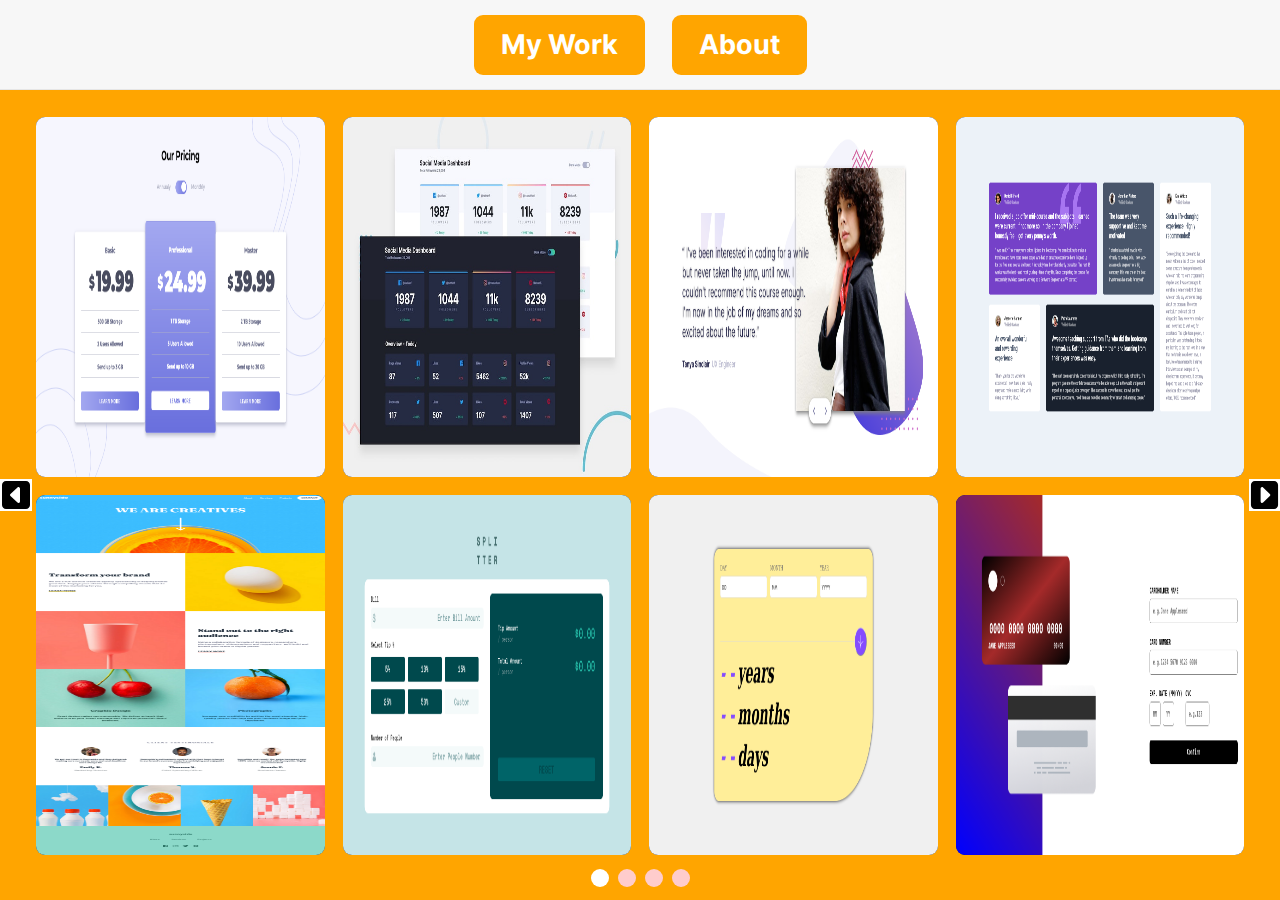
<file: index.html>
<!DOCTYPE html>
<html lang="en">
<head>
	<meta charset="UTF-8">
	<meta name="viewport" content="width=device-width, initial-scale=1.0">
	<meta name="description" content="My Portfolio Page">
	<meta name="keywords" content="aimal khan portfolio, aimal khan, aimal khan developer, html, css, JavaScript, react, bootstrap">
	<meta name="author" content="Aimal Khan">
	<title>My Portfolio</title>
	<link rel="icon" type="image/x-icon" href="./icons/favicon.png" />
	<link rel="stylesheet" href="./styles.css" />
	<script src="./script.js" defer></script>
</head>
<body>
	<nav>
		<div class="nav-div">
			<a id="work-link" href="#">My Work</a>
			<a id="about-link" href="#">About</a>
		</div>
	</nav>
	<main> 
		<div class="main-div">
			<div class="carousel">
				<div id="container">
					<div class="slide" id="div1">
						<div class="item">
							<div class="img-div">
								<p class="text">
									<span class="span span-1">
										<img src="./icons/html5.svg" />
									</span>
									<span class="span span-2">
										<img src="./icons/css3.svg" />
									</span>
									<a href="https://aimal-125.github.io/price-component/" target="blank" tabindex="-1">Price Component With Toggle Using HTML & CSS ONLY</a>
								</p>
								<a href="https://aimal-125.github.io/price-component/" target="blank" tabindex="-1">
									<img src="./images/price-comp.png" id="img" />
								</a>
							</div>
						</div>
						<div class="item">
							<div class="img-div">
								<p class="text">
									<span class="span span-1">
										<img src="./icons/react.svg" />
									</span>
									<a href="https://aimal-125.github.io/social-media-dashboard/" target="blank" tabindex="-1">Social Media Dashboard With Theme Switcher Using React</a>
								</p>
								<a href="https://aimal-125.github.io/social-media-dashboard/" target="blank" tabindex="-1"><img src="./images/social-media-dashboard.jpg" id="img" /></a>
							</div>
						</div>
						<div class="item">
							<div class="img-div">
								<p class="text">
									<span class="span span-1">
										<img src="./icons/react.svg" />
									</span>
									<a href="https://aimal-125.github.io/testimonials-slider/" target="blank" tabindex="-1">Coding BootCamp Testimonials Slider Using React</a>
								</p>
								<a href="https://aimal-125.github.io/testimonials-slider/" target="blank" tabindex="-1"><img src="./images/testimonials-slider.png" id="img" /></a>
							</div>
						</div>
						<div class="item">
							<div class="img-div">
								<p class="text">
									<span class="span span-1">
										<img src="./icons/react.svg" />
									</span>
									<a href="https://aimal-125.github.io/testimonials-grid/" target="blank" tabindex="-1">Testimonials Grid Section Using React</a>
								</p>
								<a href="https://aimal-125.github.io/testimonials-grid/" target="blank" tabindex="-1"><img src="./images/testimonials-grid.png" id="img" /></a>
							</div>
						</div>
						<div class="item">
							<div class="img-div">
								<p class="text">
									<span class="span span-1">
										<img src="./icons/html5.svg" />
									</span>
									<span class="span span-2">
										<img src="./icons/css3.svg" />
									</span>
									<span class="span span-3">
										<img src="./icons/js.svg" />
									</span>
									<a href="https://aimal-125.github.io/sunnyside/" target="blank" tabindex="-1">Sunnyside Landing Page Using HTML & CSS</a>
								</p>
								<a href="https://aimal-125.github.io/sunnyside/" target="blank" tabindex="-1">
									<img src="./images/sunnyside.png" id="img" />
								</a>
							</div>
						</div>
						<div class="item">
							<div class="img-div">
								<p class="text">
									<span class="span span-1">
										<img src="./icons/html5.svg" />
									</span>
									<span class="span span-2">
										<img src="./icons/css3.svg" />
									</span>
									<span class="span span-3">
										<img src="./icons/js.svg" />
									</span>
									<a href="https://aimal-125.github.io/tip-calculator/" target="blank" tabindex="-1">Tip Calculator Using HTML & CSS & JavaScript</a>
								</p>
								<a href="https://aimal-125.github.io/tip-calculator/" target="blank" tabindex="-1">
									<img src="./images/tip-calculator.png" id="img" />
								</a>
							</div>
						</div>
						<div class="item">
							<div class="img-div">
								<p class="text">
									<span class="span span-1">
										<img src="./icons/html5.svg" />
									</span>
									<span class="span span-2">
										<img src="./icons/css3.svg" />
									</span>
									<span class="span span-3">
										<img src="./icons/js.svg" />
									</span>
									<a href="https://aimal-125.github.io/age-calculator/" target="blank" tabindex="-1">Age Calculator Using HTML, CSS, JavaScript & moment.js</a>
								</p>
								<a href="https://aimal-125.github.io/age-calculator/" target="blank" tabindex="-1">
									<img src="./images/age-calculator.png" id="img" />
								</a>
							</div>
						</div>
						<div class="item">
							<div class="img-div">
								<p class="text">
									<span class="span span-1">
										<img src="./icons/html5.svg" />
									</span>
									<span class="span span-2">
										<img src="./icons/css3.svg" />
									</span>
									<span class="span span-3">
										<img src="./icons/js.svg" />
									</span>
									<a href="https://aimal-125.github.io/interactive-card-details/" target="blank" tabindex="-1">Interactive Card Details Using HTML, CSS & JavaScript</a>
								</p>
								<a href="https://aimal-125.github.io/interactive-card-details/" target="blank" tabindex="-1">
									<img src="./images/interactive-card-details.png" id="img" />
								</a>
							</div>
						</div>
					</div>
					<div class="slide" id="div2">
						<div class="item">
							<div class="img-div">
								<p class="text">
									<span class="span span-1">
										<img src="./icons/html5.svg" />
									</span>
									<span class="span span-2">
										<img src="./icons/css3.svg" />
									</span>
									<span class="span span-3">
										<img src="./icons/js.svg" />
									</span>
									<a href="https://aimal-125.github.io/expenses-chart/" target="blank" tabindex="-1">Expenses Chart Using HTML, CSS & JavaScript</a>
								</p>
								<a href="https://aimal-125.github.io/expenses-chart/" target="blank" tabindex="-1">
									<img src="./images/expenses-chart.png" id="img" />
								</a>
							</div>
						</div>
						<div class="item">
							<div class="img-div">
								<p class="text">
									<span class="span span-1">
										<img src="./icons/html5.svg" />
									</span>
									<span class="span span-2">
										<img src="./icons/css3.svg" />
									</span>
									<span class="span span-3">
										<img src="./icons/js.svg" />
									</span>
									<a href="./Projects/BookParadise/index.html" target="blank" tabindex="-1">Book Paradise Store Using HTML, CSS & JavaScript</a>
								</p>
								<a href="./Projects/BookParadise/index.html" target="blank" tabindex="-1">
									<img src="./images/book-paradise.png" id="img" />
								</a>
							</div>
						</div>
						<div class="item">
							<div class="img-div">
								<p class="text">
									<span class="span span-1">
										<img src="./icons/html5.svg" />
									</span>
									<span class="span span-2">
										<img src="./icons/css3.svg" />
									</span>
									<span class="span span-3">
										<img src="./icons/bootstrap.svg" />
									</span>
									<a href="./Projects/Jewelry/index.html" target="blank" tabindex="-1">Jewelry Store Using HTML, CSS & BootStrap</a>
								</p>
								<a href="./Projects/Jewelry/index.html" target="blank" tabindex="-1">
									<img src="./images/jewelry.png" id="img" />
								</a>
							</div>
						</div>
						<div class="item">
							<div class="img-div">
								<p class="text">
									<span class="span span-1">
										<img src="./icons/html5.svg" />
									</span>
									<span class="span span-2">
										<img src="./icons/css3.svg" />
									</span>
									<span class="span span-3">
										<img src="./icons/bootstrap.svg" />
									</span>
									<a href="./Projects/organic-store/index.html" target="blank" tabindex="-1">Organic Store Using HTML, CSS & BootStrap</a>
								</p>
								<a href="./Projects/organic-store/index.html" target="blank" tabindex="-1">
									<img src="./images/organic-store.png" id="img" />
								</a>
							</div>
						</div>
						<div class="item">
							<div class="img-div">
								<p class="text">
									<span class="span span-1">
										<img src="./icons/html5.svg" />
									</span>
									<span class="span span-2">
										<img src="./icons/css3.svg" />
									</span>
									<span class="span span-3">
										<img src="./icons/bootstrap.svg" />
									</span>
									<a href="./Projects/perfume-store/index.html" target="blank" tabindex="-1">Perfume Store Using HTML, CSS & BootStrap</a>
								</p>
								<a href="./Projects/perfume-store/index.html" target="blank" tabindex="-1">
									<img src="./images/perfume-store.png" id="img" />
								</a>
							</div>
						</div>
						<div class="item">
							<div class="img-div">
								<p class="text">
									<span class="span span-1">
										<img src="./icons/html5.svg" />
									</span>
									<span class="span span-2">
										<img src="./icons/css3.svg" />
									</span>
									<span class="span span-3">
										<img src="./icons/bootstrap.svg" />
									</span>
									<a href="./Projects/recycled-shoes/index.html" target="blank" tabindex="-1">Recycled Shoes Store Using HTML, CSS & BootStrap</a>
								</p>
								<a href="./Projects/recycled-shoes/index.html" target="blank" tabindex="-1">
									<img src="./images/recycled-shoes.png" id="img" />
								</a>
							</div>
						</div>
						<div class="item">
							<div class="img-div">
								<p class="text">
									<span class="span span-1">
										<img src="./icons/html5.svg" />
									</span>
									<span class="span span-2">
										<img src="./icons/css3.svg" />
									</span>
									<span class="span span-3">
										<img src="./icons/js.svg" />
									</span>
									<a href="https://aimal-125.github.io/loopstudios/" target="blank" tabindex="-1">LoopStudios Landing Page Using HTML, CSS & JavaScript</a>
								</p>
								<a href="https://aimal-125.github.io/loopstudios/" target="blank" tabindex="-1">
									<img src="./images/loopstudios.jpg" id="img" />
								</a>
							</div>
						</div>
						<div class="item">
							<div class="img-div">
								<p class="text">
									<span class="span span-1">
										<img src="./icons/html5.svg" />
									</span>
									<span class="span span-2">
										<img src="./icons/css3.svg" />
									</span>
									<span class="span span-3">
										<img src="./icons/js.svg" />
									</span>
									<a href="https://aimal-125.github.io/crowdfunding/" target="blank" tabindex="-1">Crowdfunding Landing Page Using HTML, CSS & JavaScript</a>
								</p>
								<a href="https://aimal-125.github.io/crowdfunding/" target="blank" tabindex="-1">
									<img src="./images/crowdfunding.jpg" id="img" />
								</a>
							</div>
						</div>
					</div>
					<div class="slide" id="div3">
						<div class="item">
							<div class="img-div">
								<p class="text">
									<span class="span span-1">
										<img src="./icons/html5.svg" />
									</span>
									<span class="span span-2">
										<img src="./icons/css3.svg" />
									</span>
									<span class="span span-3">
										<img src="./icons/js.svg" />
									</span>
									<a href="https://aimal-125.github.io/insure-landing-page/" target="blank" tabindex="-1">Insure Landing Page Using HTML, CSS & JavaScript</a>
								</p>
								<a href="https://aimal-125.github.io/insure-landing-page/" target="blank" tabindex="-1">
									<img src="./images/insure-landing-page.png" id="img" />
								</a>
							</div>
						</div>
						<div class="item">
							<div class="img-div">
								<p class="text">
									<span class="span span-1">
										<img src="./icons/html5.svg" />
									</span>
									<span class="span span-2">
										<img src="./icons/css3.svg" />
									</span>
									<span class="span span-3">
										<img src="./icons/js.svg" />
									</span>
									<a href="https://aimal-125.github.io/blogr/" target="blank" tabindex="-1">Blogr Landing Page Using HTML, CSS & JavaScript</a>
								</p>
								<a href="https://aimal-125.github.io/blogr/" target="blank" tabindex="-1">
									<img src="./images/blogr.png" id="img" />
								</a>
							</div>
						</div>
						<div class="item">
							<div class="img-div">
								<p class="text">
									<span class="span span-1">
										<img src="./icons/html5.svg" />
									</span>
									<span class="span span-2">
										<img src="./icons/css3.svg" />
									</span>
									<span class="span span-3">
										<img src="./icons/js.svg" />
									</span>
									<a href="https://aimal-125.github.io/pricing-component/" target="blank" tabindex="-1">Pricing Component With Custom Range Slider Using HTML, CSS & JavaScript</a>
								</p>
								<a href="https://aimal-125.github.io/pricing-component/" target="blank" tabindex="-1">
									<img src="./images/pricing-component.jpg" id="img" />
								</a>
							</div>
						</div>
						<div class="item">
							<div class="img-div">
								<p class="text">
									<span class="span span-1">
										<img src="./icons/html5.svg" />
									</span>
									<span class="span span-2">
										<img src="./icons/css3.svg" />
									</span>
									<span class="span span-3">
										<img src="./icons/js.svg" />
									</span>
									<a href="https://aimal-125.github.io/time-dashboard/" target="blank" tabindex="-1">Time Tracking Dashboard Using HTML, CSS & JavaScript</a>
								</p>
								<a href="https://aimal-125.github.io/time-dashboard/" target="blank" tabindex="-1">
									<img src="./images/time-dashboard.png" id="img" />
								</a>
							</div>
						</div>
						<div class="item">
							<div class="img-div">
								<p class="text">
									<span class="span span-1">
										<img src="./icons/html5.svg" />
									</span>
									<span class="span span-2">
										<img src="./icons/css3.svg" />
									</span>
									<span class="span span-3">
										<img src="./icons/js.svg" />
									</span>
									<a href="https://aimal-125.github.io/advice-generator/" target="blank" tabindex="-1">Random Advice Generator Using HTML, CSS & JavaScript</a>
								</p>
								<a href="https://aimal-125.github.io/advice-generator/" target="blank" tabindex="-1">
									<img src="./images/advice-generator.png" id="img" />
								</a>
							</div>
						</div>
						<div class="item">
							<div class="img-div">
								<p class="text">
									<span class="span span-1">
										<img src="./icons/html5.svg" />
									</span>
									<span class="span span-2">
										<img src="./icons/css3.svg" />
									</span>
									<span class="span span-3">
										<img src="./icons/js.svg" />
									</span>
									<a href="https://aimal-125.github.io/intro-section/" target="blank" tabindex="-1">Intro Section Using HTML, CSS & JavaScript</a>
								</p>
								<a href="https://aimal-125.github.io/intro-section/" target="blank" tabindex="-1">
									<img src="./images/intro-section.png" id="img" />
								</a>
							</div>
						</div>
						<div class="item">
							<div class="img-div">
								<p class="text">
									<span class="span span-1">
										<img src="./icons/html5.svg" />
									</span>
									<span class="span span-2">
										<img src="./icons/css3.svg" />
									</span>
									<span class="span span-3">
										<img src="./icons/js.svg" />
									</span>
									<a href="https://aimal-125.github.io/notifications-page/" target="blank" tabindex="-1">Interactive Notifications Page Using HTML, CSS & JavaScript</a>
								</p>
								<a href="https://aimal-125.github.io/notifications-page/" target="blank" tabindex="-1">
									<img src="./images/notifications-page.png" id="img" />
								</a>
							</div>
						</div>
						<div class="item">
							<div class="img-div">
								<p class="text">
									<span class="span span-1">
										<img src="./icons/html5.svg" />
									</span>
									<span class="span span-2">
										<img src="./icons/css3.svg" />
									</span>
									<span class="span span-3">
										<img src="./icons/js.svg" />
									</span>
									<a href="https://aimal-125.github.io/news-homepage/" target="blank" tabindex="-1">News Homepage Page Using HTML, CSS & JavaScript</a>
								</p>
								<a href="https://aimal-125.github.io/news-homepage/" target="blank" tabindex="-1">
									<img src="./images/news-homepage.png" id="img" />
								</a>
							</div>
						</div>
					</div>
					<div class="slide" id="div4">
						<div class="item">
							<div class="img-div">
								<p class="text">
									<span class="span span-1">
										<img src="./icons/html5.svg" />
									</span>
									<span class="span span-2">
										<img src="./icons/css3.svg" />
									</span>
									<span class="span span-3">
										<img src="./icons/js.svg" />
									</span>
									<a href="https://aimal-125.github.io/newsletter-signup/" target="blank" tabindex="-1">Newsletter Signup Page Using HTML, CSS & JavaScript</a>
								</p>
								<a href="https://aimal-125.github.io/newsletter-signup/" target="blank" tabindex="-1">
									<img src="./images/newsletter-signup.png" id="img" />
								</a>
							</div>
						</div>
						<div class="item">
							<div class="img-div">
								<p class="text">
									<span class="span span-1">
										<img src="./icons/html5.svg" />
									</span>
									<span class="span span-2">
										<img src="./icons/css3.svg" />
									</span>
									<a href="https://aimal-125.github.io/huddle-page/" target="blank" tabindex="-1">Huddle Landing Page Using HTML & CSS</a>
								</p>
								<a href="https://aimal-125.github.io/huddle-page/" target="blank" tabindex="-1">
									<img src="./images/huddle-landing-page.png" id="img" />
								</a>
							</div>
						</div>
						<div class="item">
							<div class="img-div">
								<p class="text">
									<span class="span span-1">
										<img src="./icons/html5.svg" />
									</span>
									<span class="span span-2">
										<img src="./icons/css3.svg" />
									</span>
									<span class="span span-3">
										<img src="./icons/js.svg" />
									</span>
									<a href="https://aimal-125.github.io/fylo/" target="blank" tabindex="-1">Fylo Storage Component With Custom Range Slider Using HTML, CSS & JavaScript</a>
								</p>
								<a href="https://aimal-125.github.io/fylo/" target="blank" tabindex="-1">
									<img src="./images/fylo.png" id="img" />
								</a>
							</div>
						</div>
						<div class="item">
							<div class="img-div">
								<p class="text">
									<span class="span span-1">
										<img src="./icons/html5.svg" />
									</span>
									<span class="span span-2">
										<img src="./icons/css3.svg" />
									</span>
									<a href="https://aimal-125.github.io/spgrid/" target="blank" tabindex="-1">Single Price Grid Component Using HTML & CSS</a>
								</p>
								<a href="https://aimal-125.github.io/spgrid/" target="blank" tabindex="-1">
									<img src="./images/spgrid.png" id="img" />
								</a>
							</div>
						</div>
						<div class="item">
							<div class="img-div">
								<p class="text">
									<span class="span span-1">
										<img src="./icons/html5.svg" />
									</span>
									<span class="span span-2">
										<img src="./icons/css3.svg" />
									</span>
									<span class="span span-3">
										<img src="./icons/js.svg" />
									</span>
									<a href="https://aimal-125.github.io/ping/" target="blank" tabindex="-1">Ping Landing Page Using HTML, CSS & JavaScript</a>
								</p>
								<a href="https://aimal-125.github.io/ping/" target="blank" tabindex="-1">
									<img src="./images/ping.png" id="img" />
								</a>
							</div>
						</div>
						<div class="item">
							<div class="img-div">
								<p class="text">
									<span class="span span-1">
										<img src="./icons/html5.svg" />
									</span>
									<span class="span span-2">
										<img src="./icons/css3.svg" />
									</span>
									<span class="span span-3">
										<img src="./icons/js.svg" />
									</span>
									<a href="https://aimal-125.github.io/signup/" target="blank" tabindex="-1">Signup Form Using HTML, CSS & JavaScript</a>
								</p>
								<a href="https://aimal-125.github.io/signup/" target="blank" tabindex="-1">
									<img src="./images/signup.png" id="img" />
								</a>
							</div>
						</div>
						<div class="item">
							<div class="img-div">
								<p class="text">
									<span class="span span-1">
										<img src="./icons/html5.svg" />
									</span>
									<span class="span span-2">
										<img src="./icons/css3.svg" />
									</span>
									<span class="span span-3">
										<img src="./icons/js.svg" />
									</span>
									<a href="https://aimal-125.github.io/base-apparel/" target="blank" tabindex="-1">Base Apparel Landing Page Using HTML, CSS & JavaScript</a>
								</p>
								<a href="https://aimal-125.github.io/base-apparel/" target="blank" tabindex="-1">
									<img src="./images/base-apparel.png" id="img" />
								</a>
							</div>
						</div>
						<div class="item">
							<div class="img-div">
								<p class="text">
									<span class="span span-1">
										<img src="./icons/html5.svg" />
									</span>
									<span class="span span-2">
										<img src="./icons/css3.svg" />
									</span>
									<span class="span span-3">
										<img src="./icons/js.svg" />
									</span>
									<a href="https://aimal-125.github.io/ir/" target="blank" tabindex="-1">Interactive Rating Component Using HTML, CSS & JavaScript</a>
								</p>
								<a href="https://aimal-125.github.io/ir/" target="blank" tabindex="-1">
									<img src="./images/rating-component.png" id="img" />
								</a>
							</div>
						</div>
					</div> 
				</div>
				<button type="button" id="next-btn" aria-label="Next Slide"><img src="./icons/next.svg" /></button>
				<button type="button" id="previous-btn" aria-label="Previous Slide"><img src="./icons/prev.svg" /></button>
				<div class="dots-div">
					<span class="dots active"></span>
					<span class="dots"></span>
					<span class="dots"></span>
					<span class="dots"></span> 
				</div>
			</div>
		</div>
		<div class="about-div">
			<div class="profile-pic-div">
				<img src="./images/aimal.jpg" alt="Aimal Khan Profile Picture" />
			</div>
			<h1>Hi I am Aimal</h1>
			<p>I am Frontend Developer.</p>
			<p class="email">Email: aimaldeveloper@gmail.com</p>
			<p class="github">Github Profile: <a href="https://github.com/Aimal-125/" target="blank">Github</a></p>
		</div>
	</main>
</body>
</html>
</file>
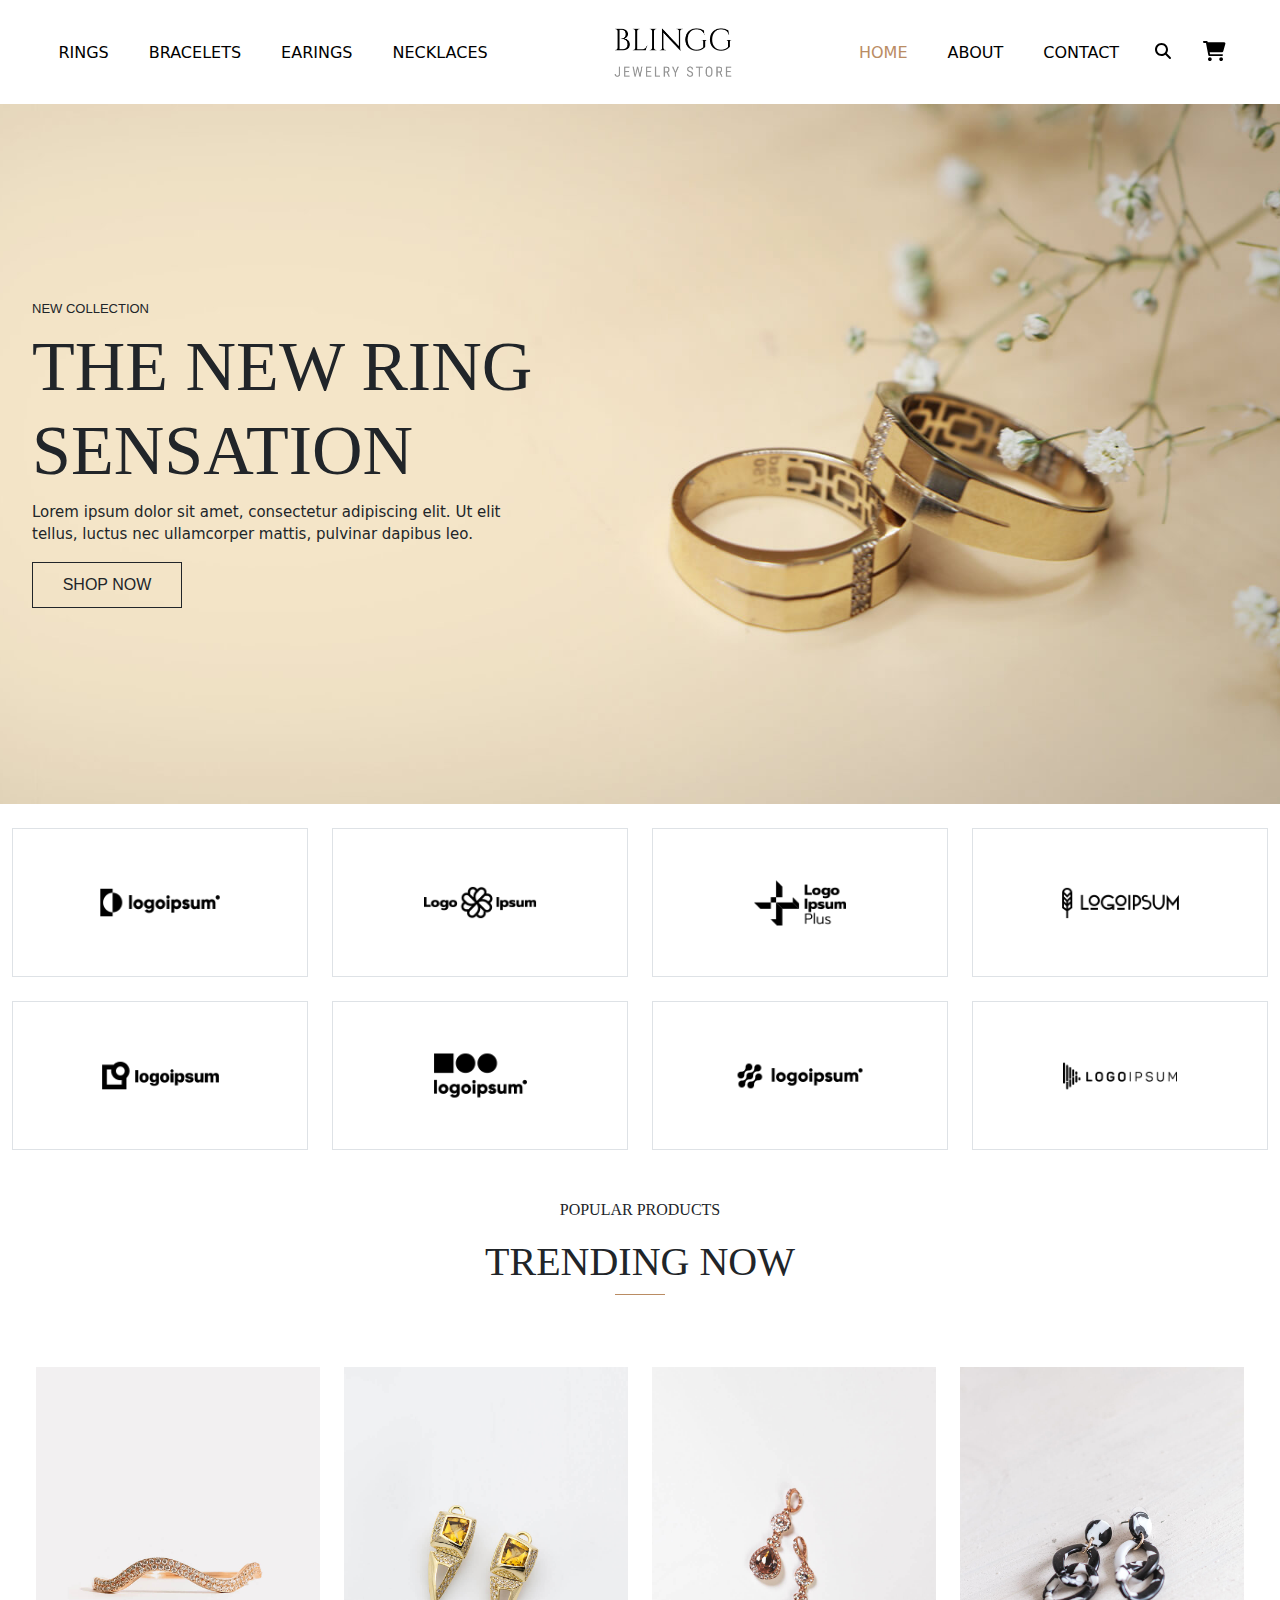
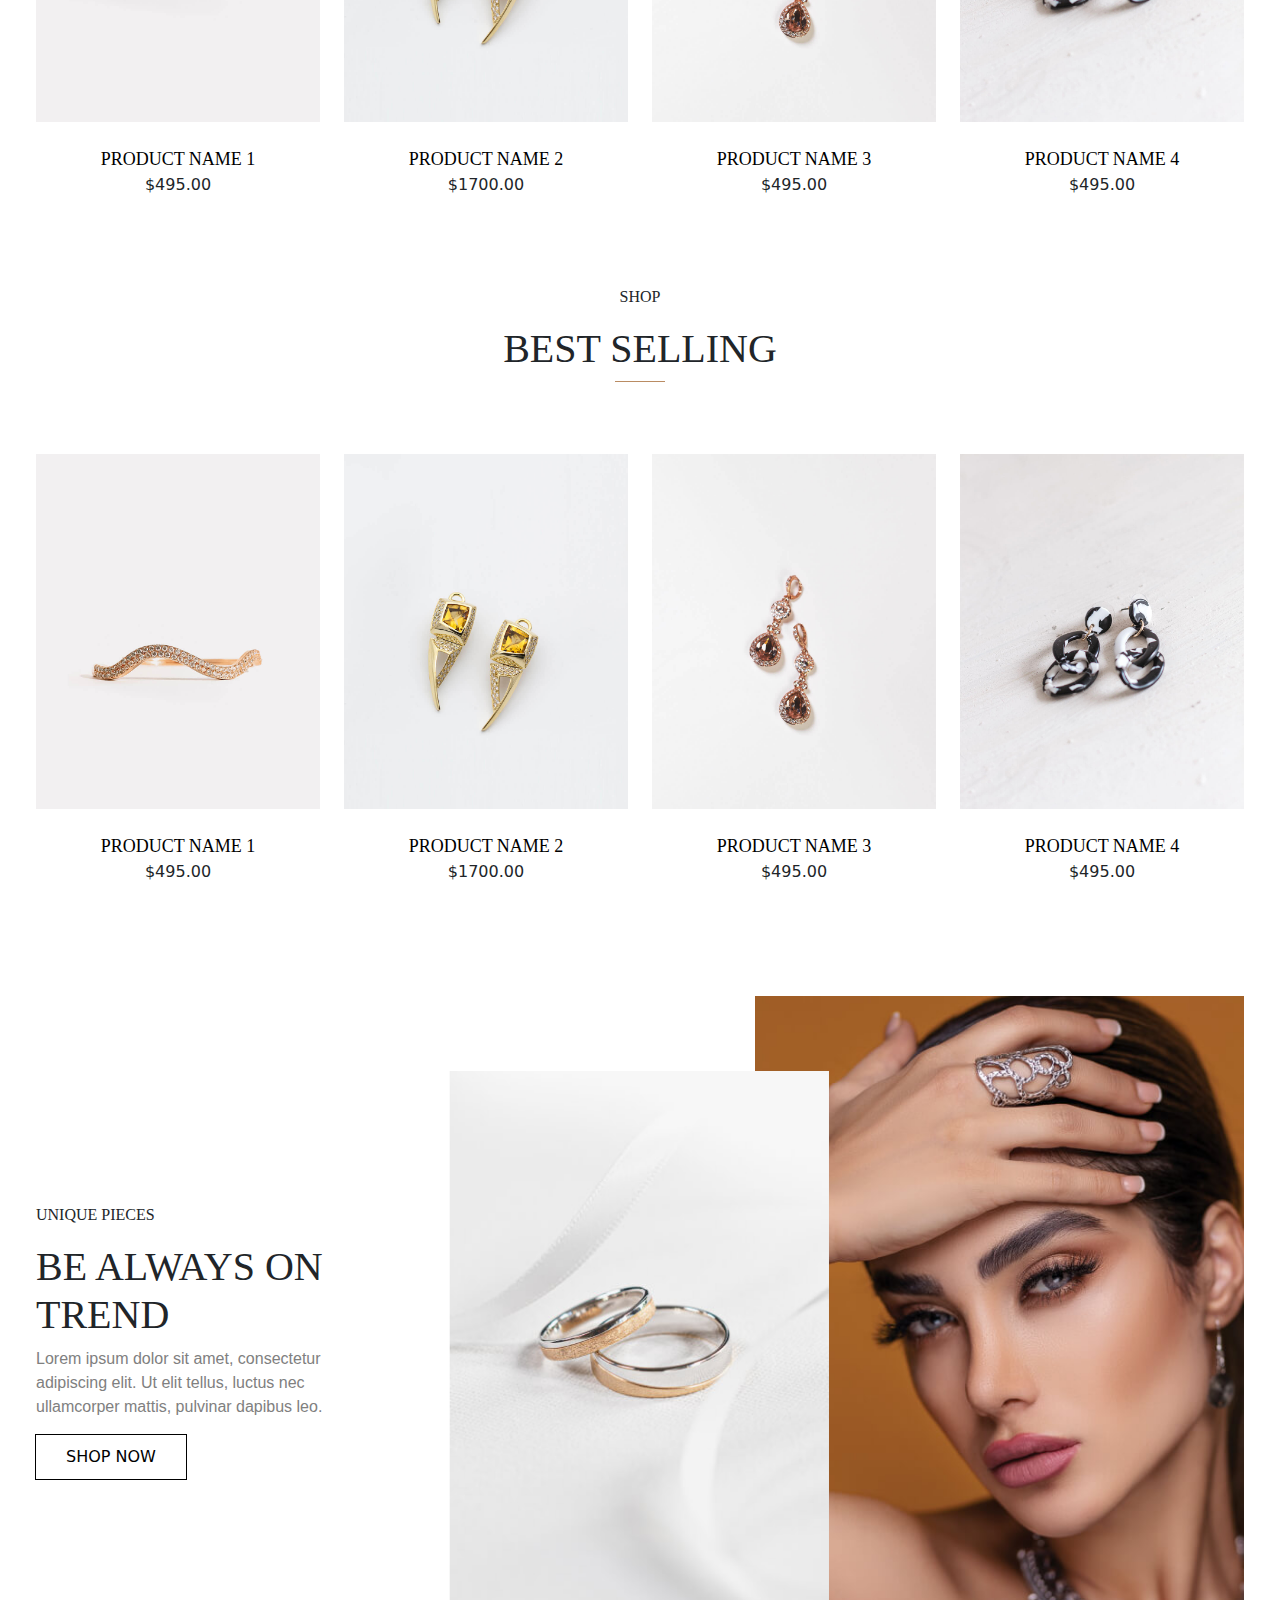
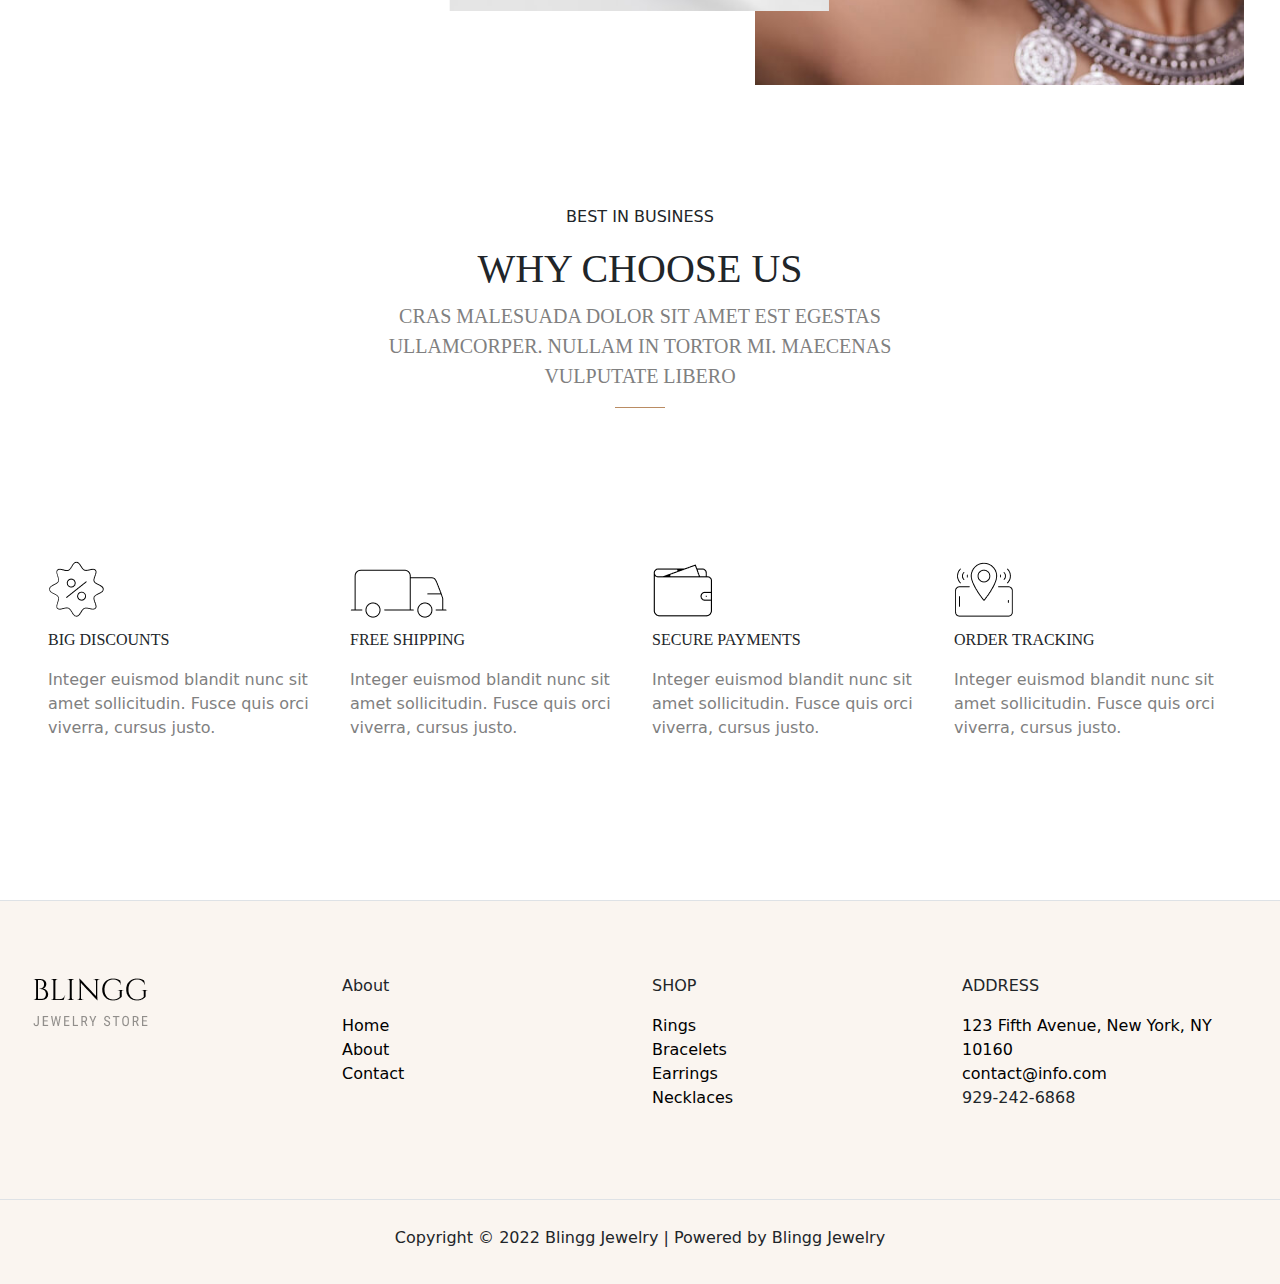
<file: Projects/Jewelry/index.html>
<!DOCTYPE html>
<html lang="en">
<head>
	<meta charset="UTF-8">
	<meta name="viewport" content="width=device-width, initial-scale=1.0">
	<title>Blingg Jewelry</title>
	<link rel="stylesheet" type="text/css" href="styles.css">
	<link rel="stylesheet" type="text/css" href="bootstrap/css/bootstrap.min.css">
	<link rel="icon" type="image/x-icon" href="images/favicon.png">
	<script type="text/javascript" src="bootstrap/js/bootstrap.bundle.min.js" defer></script>
	<script type="text/javascript" src="icons/js/all.js" defer></script>
</head>
<body>
	<nav class="nav navbar" id="bling-nav">
		<ul class="nav navbar container-fluid" id="bling-ul">
			<div id="bling-link-div-1">
				<li class="nav-item" id="bling-li"><a class="nav-link" href="#" id="bling-link">RINGS</a></li>
				<li class="nav-item" id="bling-li"><a class="nav-link" href="#" id="bling-link">BRACELETS</a></li>
				<li class="nav-item" id="bling-li"><a class="nav-link" href="#" id="bling-link">EARINGS</a></li>
				<li class="nav-item" id="bling-li"><a class="nav-link" href="#" id="bling-link">NECKLACES</a></li>
			</div>
			<div id="bling-img-div">
				<li class="nav-item" id="bling-img-li"><a class="nav-link" href="#" id="bling-link"><img id="bling-img" src="images/logo-retina.png"></a></li>
			</div>
			<div id="bling-link-div">
				<li class="nav-item" id="bling-li-2"><a class="nav-link active" href="#" id="bling-link-2">HOME</a></li>
				<li class="nav-item" id="bling-li-2"><a class="nav-link" href="#" id="bling-link-2">ABOUT</a></li>
				<li class="nav-item" id="bling-li-2"><a class="nav-link" href="#" id="bling-link-2">CONTACT</a></li>
				<li class="nav-item" id="bling-li-2"><a href="#" class="nav-link"><i class="fa-solid fa-search" id="bling-icon"></i></a></li>
				<li class="nav-item" id="bling-li-2"><a href="#" class="nav-link"><i class="fa-solid fa-shopping-cart fa-lg bling-icon-2" id="bling-icon"></i></a></li>
			</div>
		</ul>
	</nav>

	<main>
		<div class="container-fluid" id="hero-div">
			<div id="hero-overlay">
				<h6 id="hero-hd-6">NEW COLLECTION</h6>
				<h1 id="hero-hd-1">THE NEW RING SENSATION</h1>
				<p id="hero-para">Lorem ipsum dolor sit amet, consectetur adipiscing elit. Ut elit tellus, luctus nec ullamcorper mattis, pulvinar dapibus leo.</p>
				<button type="button" class="btn btn-outline btn-outline-dark" id="hero-btn">SHOP NOW</button>
			</div>
		</div>
		<section>
			<div class="container-fluid" id="brand-div">
				<div class="row" id="brand-row">
					<div class="col-lg-3 col-sm-4 col-6 col-md-4"><img src="images/logo-001.png" class="img-fluid border mt-4" id="brand-img"></div>
					<div class="col-lg-3 col-sm-4 col-6 col-md-4"><img src="images/logo-002.png" class="img-fluid border mt-4" id="brand-img"></div>
					<div class="col-lg-3 col-sm-4 col-6 col-md-4"><img src="images/logo-003.png" class="img-fluid border mt-4" id="brand-img"></div>
					<div class="col-lg-3 col-sm-4 col-6 col-md-4"><img src="images/logo-004.png" class="img-fluid border mt-4" id="brand-img"></div>
					<div class="col-lg-3 col-sm-4 col-6 col-md-4"><img src="images/logo-005.png" class="img-fluid border mt-4" id="brand-img"></div>
					<div class="col-lg-3 col-sm-4 col-6 col-md-4"><img src="images/logo-006.png" class="img-fluid border mt-4" id="brand-img"></div>
					<div class="col-lg-3 col-sm-4 col-6 col-md-4"><img src="images/logo-007.png" class="img-fluid border mt-4" id="brand-img"></div>
					<div class="col-lg-3 col-sm-4 col-6 col-md-4"><img src="images/logo-008.png" class="img-fluid border mt-4" id="brand-img"></div>
				</div>
			</div>
		</section>
		<section class="my-5">
			<p class="text-center" id="trending-para-1">POPULAR PRODUCTS</p>
			<p class="text-center h1" id="trending-para">TRENDING NOW</p>
			<span id="trending-span"></span>
		</section>
		<section class="p-4" id="trending-section">
			<div class="container-fluid" id="trending-div">
				<div class="row" id="trending-row">
					<div class="col-lg-3 col-sm-4 col-md-6 col-6">
						<div class="col-sm-3 col-md-3 col-3 col-lg-3 mb-4" id="trending-products"><img src="images/bracelet-01-a.jpg" class="img-fluid" id="trending-img"></div>
						<a href="#" id="trending-link">PRODUCT NAME 1</a>
						<p id="trending-price">$495.00</p>
					</div>
					<div class="col-lg-3 col-sm-4 col-md-6 col-6">
						<div class="col-sm-3 col-md-3 col-3 col-lg-3 mb-4" id="trending-products"><img src="images/earrings-02-a.jpg" class="img-fluid" id="trending-img"></div>
						<a href="#" id="trending-link">PRODUCT NAME 2</a>
						<p id="trending-price">$1700.00</p>
					</div>
					<div class="col-lg-3 col-sm-4 col-md-6 col-6">
						<div class="col-sm-3 col-md-3 col-3 col-lg-3 mb-4" id="trending-products"><img src="images/earrings-03-a.jpg" class="img-fluid" id="trending-img"></div>
						<a href="#" id="trending-link">PRODUCT NAME 3</a>
						<p id="trending-price">$495.00</p>
					</div>
					<div class="col-lg-3 col-sm-4 col-md-6 col-6">
						<div class="col-sm-3 col-md-3 col-3 col-lg-3 mb-4" id="trending-products"><img src="images/earrings-04-a.jpg" class="img-fluid" id="trending-img"></div>
						<a href="#" id="trending-link">PRODUCT NAME 4</a>
						<p id="trending-price">$495.00</p>
					</div>
				</div>
			</div>

		</section>
		<section class="my-5">
			<p class="text-center" id="trending-para-1">SHOP</p>
			<p class="text-center h1" id="trending-para">BEST SELLING</p>
			<span id="trending-span"></span>
		</section>
		<section class="p-4" id="trending-section">
			<div class="container-fluid" id="trending-div">
				<div class="row" id="trending-row">
					<div class="col-lg-3 col-sm-4 col-md-6 col-6">
						<div class="col-sm-3 col-md-3 col-3 col-lg-3 mb-4" id="trending-products"><img src="images/bracelet-01-a.jpg" class="img-fluid" id="trending-img"></div>
						<a href="#" id="trending-link">PRODUCT NAME 1</a>
						<p id="trending-price">$495.00</p>
					</div>
					<div class="col-lg-3 col-sm-4 col-md-6 col-6">
						<div class="col-sm-3 col-md-3 col-3 col-lg-3 mb-4" id="trending-products"><img src="images/earrings-02-a.jpg" class="img-fluid" id="trending-img"></div>
						<a href="#" id="trending-link">PRODUCT NAME 2</a>
						<p id="trending-price">$1700.00</p>
					</div>
					<div class="col-lg-3 col-sm-4 col-md-6 col-6">
						<div class="col-sm-3 col-md-3 col-3 col-lg-3 mb-4" id="trending-products"><img src="images/earrings-03-a.jpg" class="img-fluid" id="trending-img"></div>
						<a href="#" id="trending-link">PRODUCT NAME 3</a>
						<p id="trending-price">$495.00</p>
					</div>
					<div class="col-lg-3 col-sm-4 col-md-6 col-6">
						<div class="col-sm-3 col-md-3 col-3 col-lg-3 mb-4" id="trending-products"><img src="images/earrings-04-a.jpg" class="img-fluid" id="trending-img"></div>
						<a href="#" id="trending-link">PRODUCT NAME 4</a>
						<p id="trending-price">$495.00</p>
					</div>
				</div>
			</div>
			
		</section>
		<section class="p-4 mt-5" id="always-section">
			<div class="container-fluid" id="always-div">
				<div class="row" id="always-row">
					<div class="col-6 col-sm-6 col-lg-5" id="always-col-1">
						<div id="always-overlay">
							<p id="always-para">UNIQUE PIECES</p>
							<h1 id="always-hd">BE ALWAYS ON TREND</h1>
							<p id="always-text">Lorem ipsum dolor sit amet, consectetur adipiscing elit. Ut elit tellus, luctus nec ullamcorper mattis, pulvinar dapibus leo.</p>
							<button type="button" id="always-btn">SHOP NOW</button>
						</div>
					</div>
					<div class="col-6 col-sm-6 col-lg-2" id="always-col-bg"></div>
					<div class="col-12 col-sm-12 col-lg-5" id="always-col">
						<img src="images/bg-01.jpg" class="img-fluid" id="always-img">
					</div>
				</div>
			</div>
		</section>
		<section class="my-5 p-5" id="choose-section">
			<div class="container-fluid" id="choose-div">
				<div class="row" id="choose-row">
					<div class="col-12 col-md-12 col-sm-12 col-lg-12" id="choose-col">
						<p class="text-center" id="choose-para">BEST IN BUSINESS</p>
						<h1 class="text-center" id="choose-hd">WHY CHOOSE US</h1>
						<p class="text-center" id="choose-text">Cras malesuada dolor sit amet est egestas ullamcorper. Nullam in tortor mi. Maecenas vulputate libero</p>
						<span class="mt-3" id="trending-span"></span>
					</div>
				</div>
			</div>
		</section>
		<section class="mb-5 pb-5" id="discounts-section">
			<div class="container-fluid p-5" id="discounts-div">
				<div class="row" id="discounts-row">
					<div class="col-lg-3 col-sm-6" id="discounts-col">
						<img src="images/icon-04.png" id="discounts-img" class="img-fluid">
						<p id="discounts-para">BIG DISCOUNTS</p>
						<p id="discounts-text">Integer euismod blandit nunc sit amet sollicitudin. Fusce quis orci viverra, cursus justo.</p>
					</div>
					<div class="col-lg-3" id="discounts-col">
						<img src="images/icon-01.png" id="discounts-img" class="img-fluid">
						<p id="discounts-para">FREE SHIPPING</p>
						<p id="discounts-text">Integer euismod blandit nunc sit amet sollicitudin. Fusce quis orci viverra, cursus justo.</p>
					</div>
					<div class="col-lg-3" id="discounts-col">
						<img src="images/icon-02.png" id="discounts-img" class="img-fluid">
						<p id="discounts-para">SECURE PAYMENTS</p>
						<p id="discounts-text">Integer euismod blandit nunc sit amet sollicitudin. Fusce quis orci viverra, cursus justo.</p>
					</div>
					<div class="col-lg-3" id="discounts-col">
						<img src="images/icon-03.png" id="discounts-img" class="img-fluid">
						<p id="discounts-para">ORDER TRACKING</p>
						<p id="discounts-text">Integer euismod blandit nunc sit amet sollicitudin. Fusce quis orci viverra, cursus justo.</p>
					</div>
				</div>
			</div>
		</section>
		<section class="border-top border-bottom" id="about-section">
			<div class="container-fluid" id="about-div">
				<div class="row" id="about-row">
					<div class="col-6 col-sm-3 col-md-3 col-lg-3" id="about-col">
						<img src="images/logo-regular.png" id="about-img" class="img-fluid">
					</div>
					<div class="col-6 col-sm-3 col-md-3 col-lg-3" id="about-col">
						<p id="about-para">About</p>
						<a href="#" id="about-link">Home</a>
						<a href="#" id="about-link">About</a>
						<a href="#" id="about-link">Contact</a>
					</div>
					<div class="col-6 col-sm-3 col-md-3 col-lg-3" id="about-col">
						<p id="about-para">SHOP</p>
						<a href="#" id="about-link">Rings</a>
						<a href="#" id="about-link">Bracelets</a>
						<a href="#" id="about-link">Earrings</a>
						<a href="#" id="about-link">Necklaces</a>
					</div>
					<div class="col-6 col-sm-3 col-md-3 col-lg-3" id="about-col">
						<p id="about-para">ADDRESS</p>
						<a href="#" id="address-link">123 Fifth Avenue, New York,
						NY 10160</a>
						<a href="#" id="about-link">contact@info.com</a>
						<p id="address-para">929-242-6868</p>
					</div>
				</div>
			</div>
		</section>
		<footer id="footer">
			<p class="p-2 mt-2" id="footer-text">Copyright © 2022 Blingg Jewelry | Powered by Blingg Jewelry</p>
		</footer>
	</main>
</body>
</html>
</file>
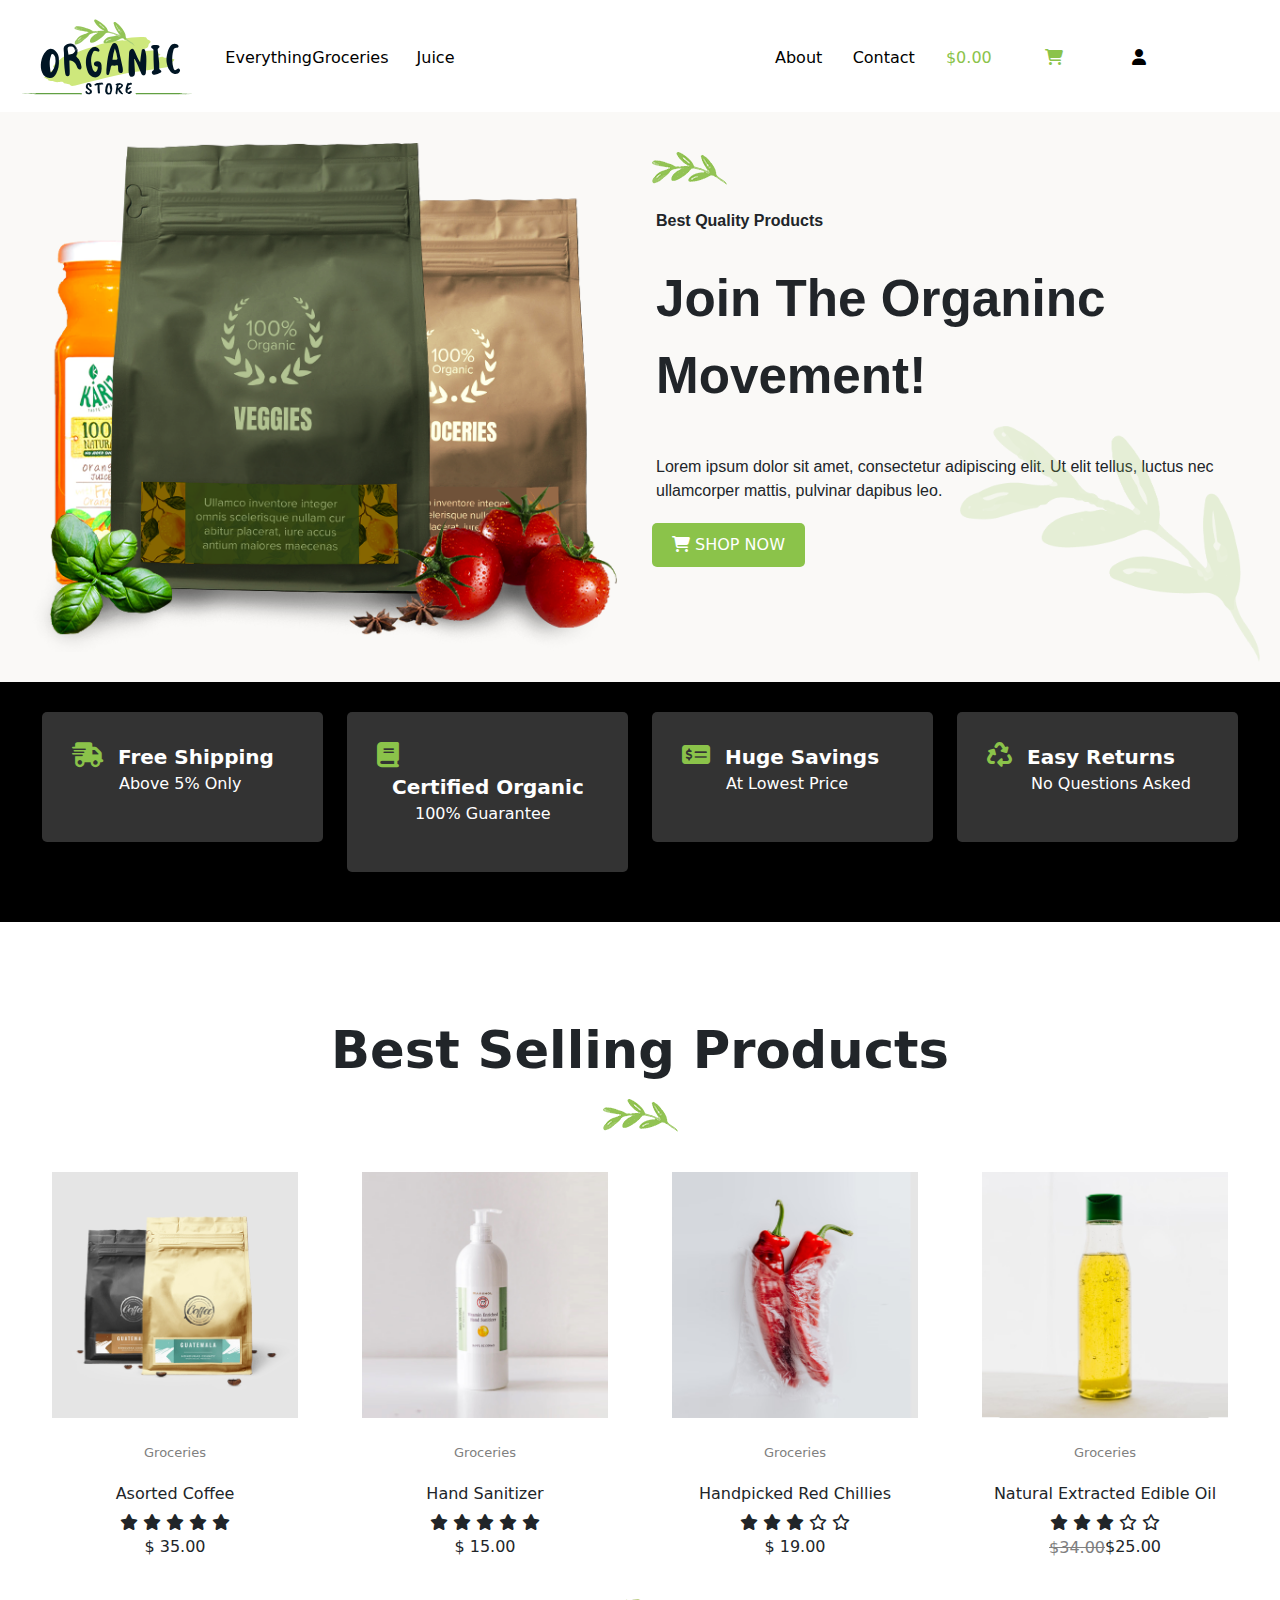
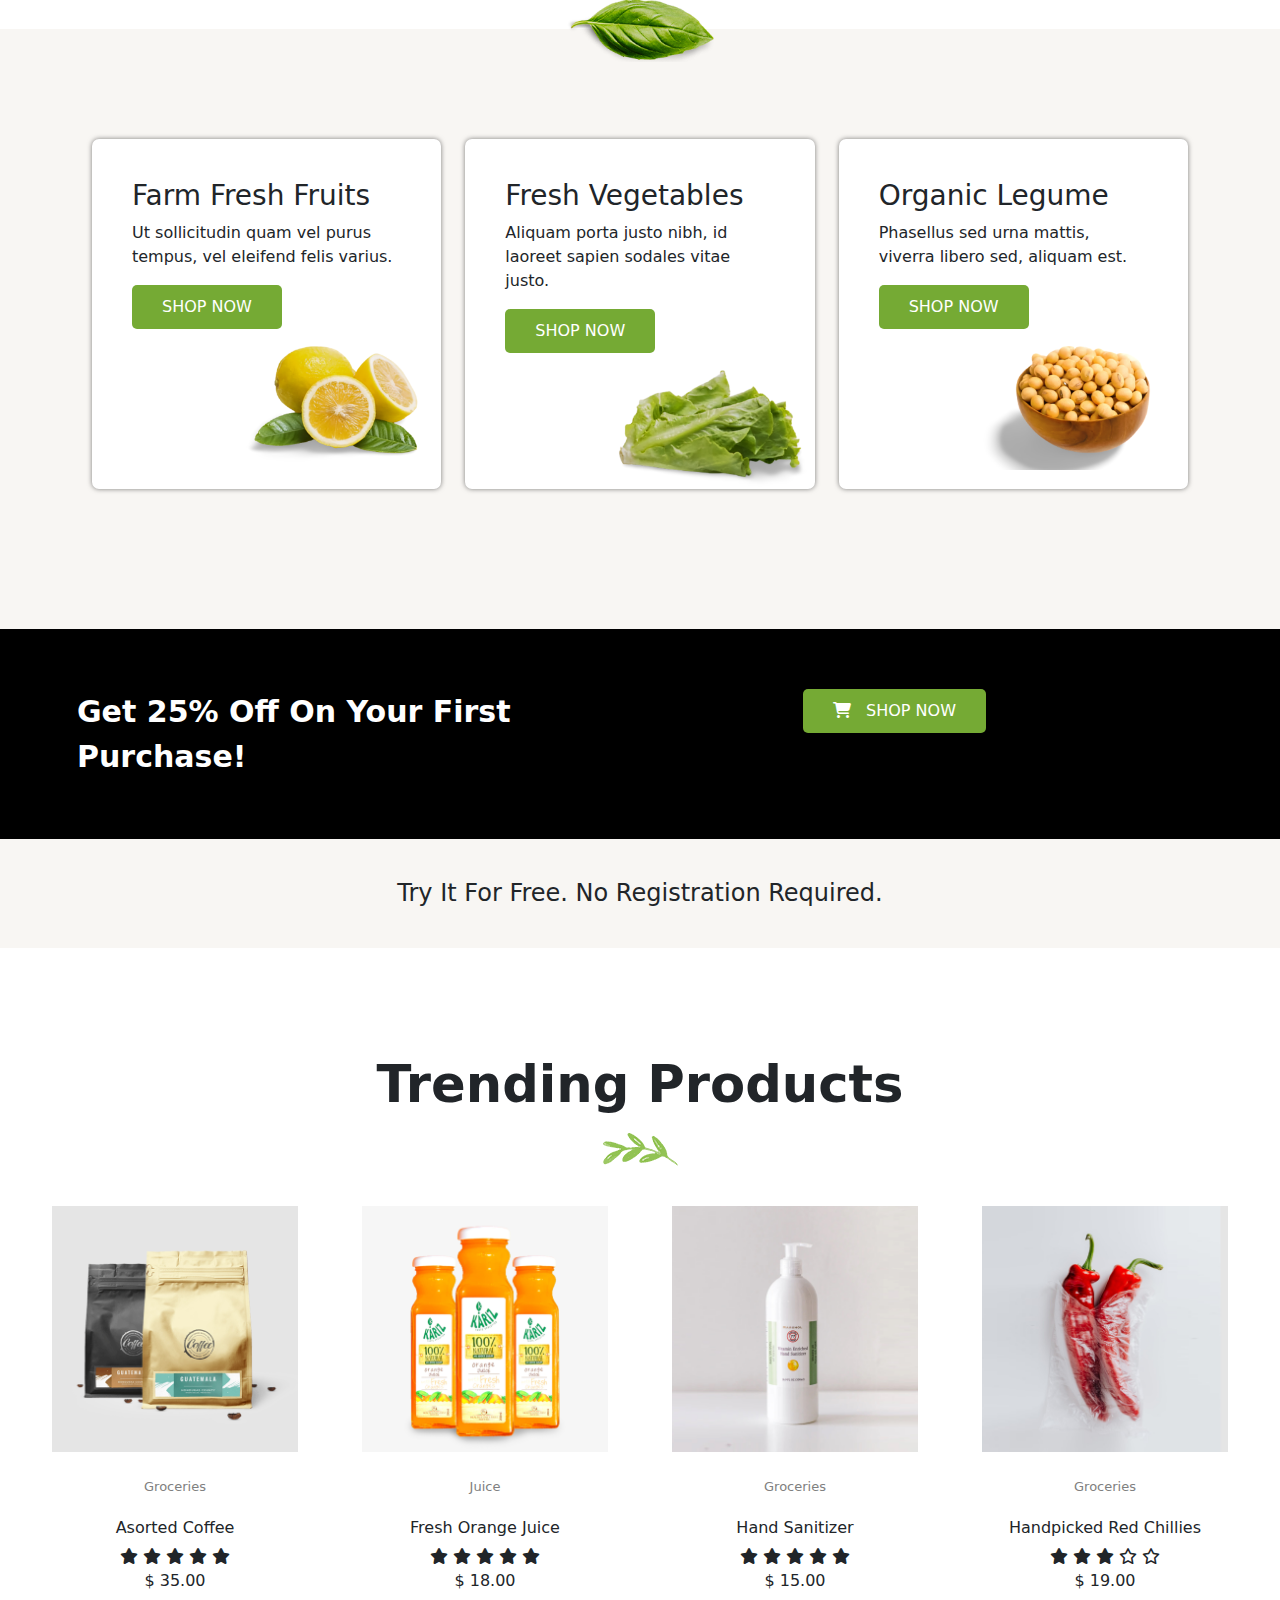
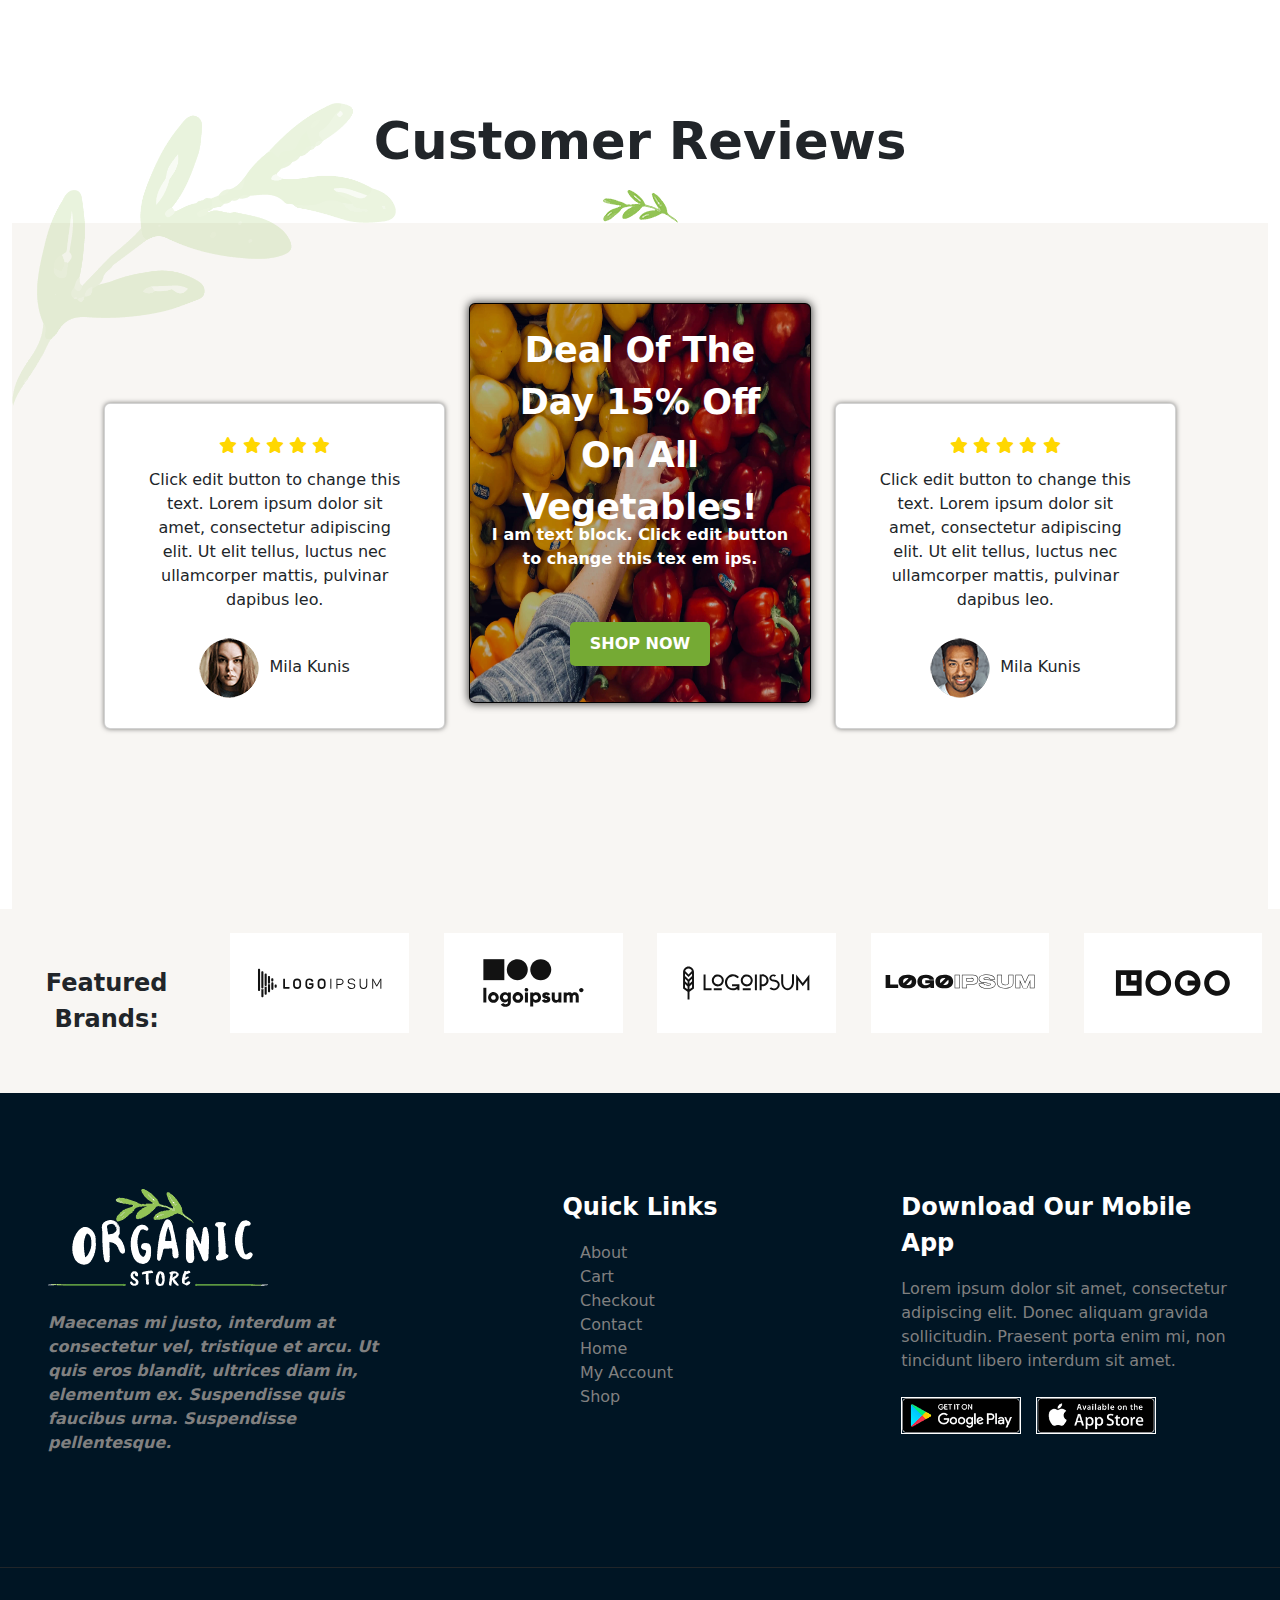
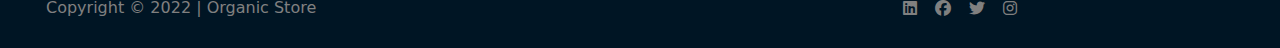
<file: Projects/organic-store/index.html>
<!DOCTYPE html>
<html lang="en">
<head>
	<meta charset="utf-8">
	<meta name="viewport" content="width=device-width, initial-scale=1.0">
	<title>Bootstrap Project</title>
	<link rel="stylesheet" type="text/css" href="styles.css">
	<link rel="stylesheet" type="text/css" href="bootstrap/css/bootstrap.min.css">
	<link rel="stylesheet" type="text/css" href="https://cdnjs.cloudflare.com/ajax/libs/font-awesome/6.2.0/css/all.min.css">
</head>
<body>
	<nav style="margin-top: 0.5vw;">
		<div class="container-fluid">
			<div class="row">
				<div class="col-lg-2 col-sm-12 col-md-2" style="padding: 1vw;">
					<img src="images/organic-store-logo5.svg" class="img-fluid" style="display: block; margin: auto; max-height: 80px;"> 
				</div>
				<div class="col-lg-5 col-sm-12 col-md-5 pt-4 my-3 links1">
					<a href="#">Everything</a>
					<a href="#">Groceries</a>
					<a href="#">Juice</a>
				</div>
				<div class="col-lg-5 col-sm-12 col-md-12 pt-4 my-3 links2">
					<a href="#">About</a>
					<a href="#">Contact</a>
					<a href="#" style="color: #8bc34a;">$0.00</a>
					<a href="#" style="color: #8bc34a;"><i class="fa-solid fa-cart-shopping"></i></a>
					<a href="#" style="color: #000;"><i class="fa-sharp fa-solid fa-user"></i></a>
				</div>
			</div>
		</div>
	</nav>


	<main>
		<div class="container-fluid" style="background-color: #faf9f7;">
			<div class="row" style="padding: 20px;">
				<div class="col-md-6">
					<img src="images/organic-products-hero.png" class="img-fluid" style="display: block; margin: 10px auto;">
				</div>
				<div class="col-md-6 best">
					<img src="images/logo-leaf-new.png" class="img-fluid" style="margin-top: 20px;">
					<p class="bestpara" style="font-weight: bold; margin-top: 20px;">Best Quality Products</p>
					<p class="bestpara" style="font-weight: bold; font-size: 4vw; margin-top: 20px;">Join The Organinc Movement!</p>
					<p class="bestpara" style="padding-top: 20px;">Lorem ipsum dolor sit amet, consectetur adipiscing elit. Ut elit tellus, luctus nec ullamcorper mattis, pulvinar dapibus leo.</p>
					<button class="btn1" style="color: white; padding: 10px 20px;"><i class="fa-solid fa-cart-shopping"></i> SHOP NOW</button>
					<img src="images/leaves-free-img.png" class="img-fluid img1">
				</div>
			</div>
		</div>


		<section>
			<div class="container-fluid">
				<div class="row btn-menu">
					<div class="col-12 col-lg-3 col-md-6 col-sm-6 btn-div">
						<div class="btn2">
							<a href="#"><i class="fa-solid fa-truck-fast"></i></a><a href="#" style="padding-left: 15px;">Free Shipping</a><br>
							<p style="padding-left: 15px;">Above 5% Only</p>
						</div>
					</div>
					<div class="col-12 col-lg-3 col-md-6 col-sm-6 btn-div">
						<div class="btn3">
							<a href="#"><i class="fa-solid fa-book"></i></a><a href="#" style="padding-left: 15px;">Certified Organic</a><br>
							<p style="padding-left: 6px;">100% Guarantee</p></div>
						</div>
						<div class="col-12 col-lg-3 col-md-6 col-sm-6 btn-div">
							<div class="btn4">
								<a href="#"><i class="fa-solid fa-money-check-dollar"></i></a><a href="#" style="padding-left: 15px;">Huge Savings</a><br>
								<p style="padding-left: 12px;">At Lowest Price</p></div>
							</div>
							<div class="col-12 col-lg-3 col-md-6 col-sm-6 btn-div">
								<div class="btn5">
									<a href="#"><i class="fa-solid fa-recycle"></i></a><a href="#" style="padding-left: 15px;">Easy Returns</a><br>
									<p style="padding-left: 12px;">No Questions Asked</p></div>
								</div>
							</div>
						</div>
					</section>


					<section>
						<div class="container-fluid">
							<div class="heading">Best Selling Products</div>
							<img class="img-fluid img2" src="images/logo-leaf-new.png">
							<div class="row img-row">
								<div class="col-lg-3 col-md-6 col-sm-12">
									<img class="img-fluid img3" src="images/coffee-asorted.jpg">
									<p>Groceries</p>
									<h6>Asorted Coffee</h6>
									<div class="i-center">
										<i class="fa-solid fa-star"></i>
										<i class="fa-solid fa-star"></i>
										<i class="fa-solid fa-star"></i>
										<i class="fa-solid fa-star"></i>
										<i class="fa-solid fa-star"></i>
									</div>
									<div class="i-text">$ 35.00</div>
								</div>
								<div class="col-lg-3 col-md-6 col-sm-12">
									<img class="img-fluid img3" src="images/sanitizer.jpg">
									<p>Groceries</p>
									<h6>Hand Sanitizer</h6>
									<div class="i-center">
										<i class="fa-solid fa-star"></i>
										<i class="fa-solid fa-star"></i>
										<i class="fa-solid fa-star"></i>
										<i class="fa-solid fa-star"></i>
										<i class="fa-solid fa-star"></i>
									</div>
									<div class="i-text">$ 15.00</div>
								</div>
								<div class="col-lg-3 col-md-6 col-sm-12">
									<img class="img-fluid img3" src="images/red-chillies.jpg">
									<p>Groceries</p>
									<h6>Handpicked Red Chillies</h6>
									<div class="i-center">
										<i class="fa-solid fa-star"></i>
										<i class="fa-solid fa-star"></i>
										<i class="fa-solid fa-star"></i>
										<i class="fa-regular fa-star"></i>
										<i class="fa-regular fa-star"></i>
									</div>
									<div class="i-text">$ 19.00</div>
								</div>
								<div class="col-lg-3 col-md-6 col-sm-12">
									<img class="img-fluid img3" src="images/edible-oil.jpg">
									<p>Groceries</p>
									<h6>Natural Extracted Edible Oil</h6>
									<div class="i-center">
										<i class="fa-solid fa-star"></i>
										<i class="fa-solid fa-star"></i>
										<i class="fa-solid fa-star"></i>
										<i class="fa-regular fa-star"></i>
										<i class="fa-regular fa-star"></i>
									</div>
									<div class="i-text"><span style="color: grey; text-decoration: line-through; vertical-align: middle;">$34.00</span>$25.00</div>
								</div>

							</div>

						</div>
					</section>

					<picture>
						<div class="abs">
							<img class="leaf" src="images/basil-leaf.png"></div>
						</picture>

						<section>
							<div class="container-fluid con2">
								<div class="row img-row2">
									<div class="col-12 col-lg-4 col-md-6 col-sm-6">
										<div class="card-fluid c1">
											<h3>Farm Fresh Fruits</h3>
											<p>Ut sollicitudin quam vel purus tempus, vel eleifend felis varius.</p>
											<button class="shop">SHOP NOW</button>
											<div class="cflex"><img class="cimg" src="images/landscape,-transparent-bg-+-shadow-designify.png">
											</div>
										</div>
									</div>
									<div class="col-12 col-lg-4 col-md-6 col-sm-6">
										<div class="card-fluid c2">
											<h3>Fresh Vegetables</h3>
											<p>Aliquam porta justo nibh, id laoreet sapien sodales vitae justo.</p>
											<button class="shop">SHOP NOW</button>
											<div class="cflex"><img class="cimg" src="images/lettuce.png"></div>
										</div>
									</div>
									<div class="col-12 col-lg-4 col-md-6 col-sm-6">
										<div class="card-fluid c3">
											<h3>Organic Legume</h3>
											<p>Phasellus sed urna mattis, viverra libero sed, aliquam est.</p>
											<button class="shop">SHOP NOW</button>
											<div class="cflex"><img class="cimg" src="images/lentils.png">
											</div>
										</div>
									</div>
								</div>
							</div>
						</section>

						<section>
							<div class="container-fluid">
								<div class="row row-btn">
									<div class="col-12 col-lg-6 col-md-12 col-sm-12 hd">Get 25% Off On Your First Purchase!</div>
									<div class="col-12 col-lg-1 col-md-12 col-sm-12"></div>
									<div class="col-12 col-lg-4 col-md-12 col-sm-12">
										<button class="hdbtn"><i class="fa-solid fa-cart-shopping"></i> SHOP NOW</button>
									</div>
									<div class="col-12 col-lg-1 col-md-12 col-sm-12"></div>
								</div>
							</div>
						</section>

						<section>
							<div class="container-fluid">
								<div class="row h4">
									<h4>Try It For Free. No Registration Required.</h4>
								</div>
							</div>
						</section>

						<section>
							<div class="container-fluid">
								<div class="heading">Trending Products</div>
								<img class="img-fluid img2" src="images/logo-leaf-new.png">
								<div class="row img-row">
									<div class="col-lg-3 col-md-6 col-sm-12">
										<img class="img-fluid img3" src="images/coffee-asorted.jpg">
										<p>Groceries</p>
										<h6>Asorted Coffee</h6>
										<div class="i-center">
											<i class="fa-solid fa-star"></i>
											<i class="fa-solid fa-star"></i>
											<i class="fa-solid fa-star"></i>
											<i class="fa-solid fa-star"></i>
											<i class="fa-solid fa-star"></i>
										</div>
										<div class="i-text">$ 35.00</div>
									</div>
									<div class="col-lg-3 col-md-6 col-sm-12">
										<img class="img-fluid img3" src="images/orage-juice-kariz.jpg">
										<p>Juice</p>
										<h6>Fresh Orange Juice</h6>
										<div class="i-center">
											<i class="fa-solid fa-star"></i>
											<i class="fa-solid fa-star"></i>
											<i class="fa-solid fa-star"></i>
											<i class="fa-solid fa-star"></i>
											<i class="fa-solid fa-star"></i>
										</div>
										<div class="i-text">$ 18.00</div>
									</div>
									<div class="col-lg-3 col-md-6 col-sm-12">
										<img class="img-fluid img3" src="images/sanitizer.jpg">
										<p>Groceries</p>
										<h6>Hand Sanitizer</h6>
										<div class="i-center">
											<i class="fa-solid fa-star"></i>
											<i class="fa-solid fa-star"></i>
											<i class="fa-solid fa-star"></i>
											<i class="fa-solid fa-star"></i>
											<i class="fa-solid fa-star"></i>
										</div>
										<div class="i-text">$ 15.00</div>
									</div>
									<div class="col-lg-3 col-md-6 col-sm-12">
										<img class="img-fluid img3" src="images/red-chillies.jpg">
										<p>Groceries</p>
										<h6>Handpicked Red Chillies</h6>
										<div class="i-center">
											<i class="fa-solid fa-star"></i>
											<i class="fa-solid fa-star"></i>
											<i class="fa-solid fa-star"></i>
											<i class="fa-regular fa-star"></i>
											<i class="fa-regular fa-star"></i>
										</div>
										<div class="i-text">$ 19.00</div>
									</div>

								</div>

							</div>
						</section>

						<section>
							<div class="container-fluid">
								<img class="img-fluid imgl" src="images/leaves-free-img.png">
								<div class="heading">Customer Reviews</div>
								<img class="img-fluid img2" src="images/logo-leaf-new.png">
								<div class="container-fluid">
									<div class="row con3">
										<div class="col-lg-4 col-md-12 col-sm-12 sp">
											<div class="card spencer">
												<div class="i-center cardi">
													<i class="fa-solid fa-star"></i>
													<i class="fa-solid fa-star"></i>
													<i class="fa-solid fa-star"></i>
													<i class="fa-solid fa-star"></i>
													<i class="fa-solid fa-star"></i>
												</div>
												<p>Click edit button to change this text. Lorem ipsum dolor sit amet, consectetur adipiscing elit. Ut elit tellus, luctus nec ullamcorper mattis, pulvinar dapibus leo.</p>
												<label class="mtext"><img class="img-fluid mila" src="images/client02-free-img.png"> <span class="mspan">Mila Kunis</span></label>
											</div>
										</div>
										<div class="col-lg-4 col-md-12 col-sm-12">
											<div class="card" style="background-color: black; margin: 0; padding: 0; height: 400px;">
												<img class="img-fluid ip" style="height: 400px;" src="images/sydney-rae-668606-unsplash.jpg">
												<div class="ipp">Deal Of The Day 15% Off On All Vegetables!</div>
												<div class="ippp">I am text block. Click edit button to change this tex em ips.</div>
												<label class="ilabel"><button class="ibtn">SHOP NOW</button></label>
											</div>
										</div>
										<div class="col-lg-4 col-md-12 col-sm-12">
											<div class="card spencer">
												<div class="i-center cardi">
													<i class="fa-solid fa-star"></i>
													<i class="fa-solid fa-star"></i>
													<i class="fa-solid fa-star"></i>
													<i class="fa-solid fa-star"></i>
													<i class="fa-solid fa-star"></i>
												</div>
												<p>Click edit button to change this text. Lorem ipsum dolor sit amet, consectetur adipiscing elit. Ut elit tellus, luctus nec ullamcorper mattis, pulvinar dapibus leo.</p>
												<label class="mtext"><img class="img-fluid mila" src="images/client01-free-img.png"> <span class="mspan">Mila Kunis</span></label>
											</div>
										</div>
									</div>

								</div>
							</div>
						</section>

						<section>
							<div class="container-fluid">
								<div class="row" style="background-color: #f8f6f3;">
									<div class="col-12 col-sm-12 col-lg-2 col-md-12 p-2 my-5 text-center brand">Featured Brands:</div>
									<div class="col-6 col-sm-4 col-lg-2 col-md-4 p-3 my-2"><img class="img-fluid bimg" src="images/logo-1.svg"></div>
									<div class="col-6 col-sm-4 col-lg-2 col-md-4 p-3 my-2"><img class="img-fluid bimg" src="images/logo-2.svg"></div>
									<div class="col-6 col-sm-4 col-lg-2 col-md-4 p-3 my-2"><img class="img-fluid bimg" src="images/logo-3.svg"></div>
									<div class="col-6 col-sm-6 col-lg-2 col-md-6 p-3 my-2"><img class="img-fluid bimg" src="images/logo-4.svg"></div>
									<div class="col-12 col-sm-6 col-lg-2 col-md-6 p-3 my-2"><img class="img-fluid bimg" src="images/logo-5.svg"></div>
								</div>
							</div>
						</section>

						<section>
							<div class="container-fluid">
								<div class="row" style="background-color: #001524;">
									<div class="col-6 col-sm-4 col-md-4 col-lg-4 p-5 my-5">
										<img class="img-fluid" src="images/organic-store-white-logo.png" style="margin-bottom: 25px;">
										<p style="font-weight: bold; font-style: italic; color: grey;">Maecenas mi justo, interdum at consectetur vel, tristique et arcu. Ut quis eros blandit, ultrices diam in, elementum ex. Suspendisse quis faucibus urna. Suspendisse pellentesque.</p>
									</div>
									<div class="col-6 col-sm-4 col-md-4 col-lg-4 p-5 my-5 quick">
										<p class="text-center text-white" style="font-weight: bold; font-size: x-large;">Quick Links</p>
										<a href="#">About</a>
										<a href="#">Cart</a>
										<a href="#">Checkout</a>
										<a href="#">Contact</a>
										<a href="#">Home</a>
										<a href="#">My Account</a>
										<a href="#">Shop</a>
									</div>
									<div class="col-12 col-sm-4 col-md-4 col-lg-4 p-5 my-5">
										<p class="text-white" style="font-weight: bold; font-size: x-large;">Download Our Mobile App</p>
										<p style=" color: grey;">Lorem ipsum dolor sit amet, consectetur adipiscing elit. Donec aliquam gravida sollicitudin. Praesent porta enim mi, non tincidunt libero interdum sit amet.</p>
										<img class="img-fluid go my-2" src="images/play-store.png">
										<img class="img-fluid go my-2" src="images/app-store.png">
									</div>
								</div>
							</div>
						</section>

						<footer style="background-color: #001524;" class="border-top border-dark p-1">
							<div class="container-fluid">
								<div class="row">
									<div class="col-6 col-sm-6 col-lg-7 col-md-7">
										<p class="col my-4 pg">Copyright © 2022 | Organic Store</p>
									</div>
									<div class="col-1 col-sm-1 col-lg-1 col-md-1"></div>
									<div class="col-5 col-sm-4 col-lg-3 col-md-3 lk">
										<span style="margin-left: 30px">	
											<a href="#"><i class="fa-brands fa-linkedin p-1 my-4 lgo"></i></a>
											<a href="#"><i class="fa-brands fa-facebook p-1 my-4 lgo"></i></a>
											<a href="#"><i class="fa-brands fa-twitter p-1 my-4 lgo"></i></a>
											<a href="#"><i class="fa-brands fa-instagram p-1 my-4 lgo"></i></a>
										</span>
									</div>
									<div class="col-1 col-sm-1 col-lg-1 col-md-1"></div>
								</div>
							</div>
						</footer>

					</main>	
				</body>
				</html>
</file>
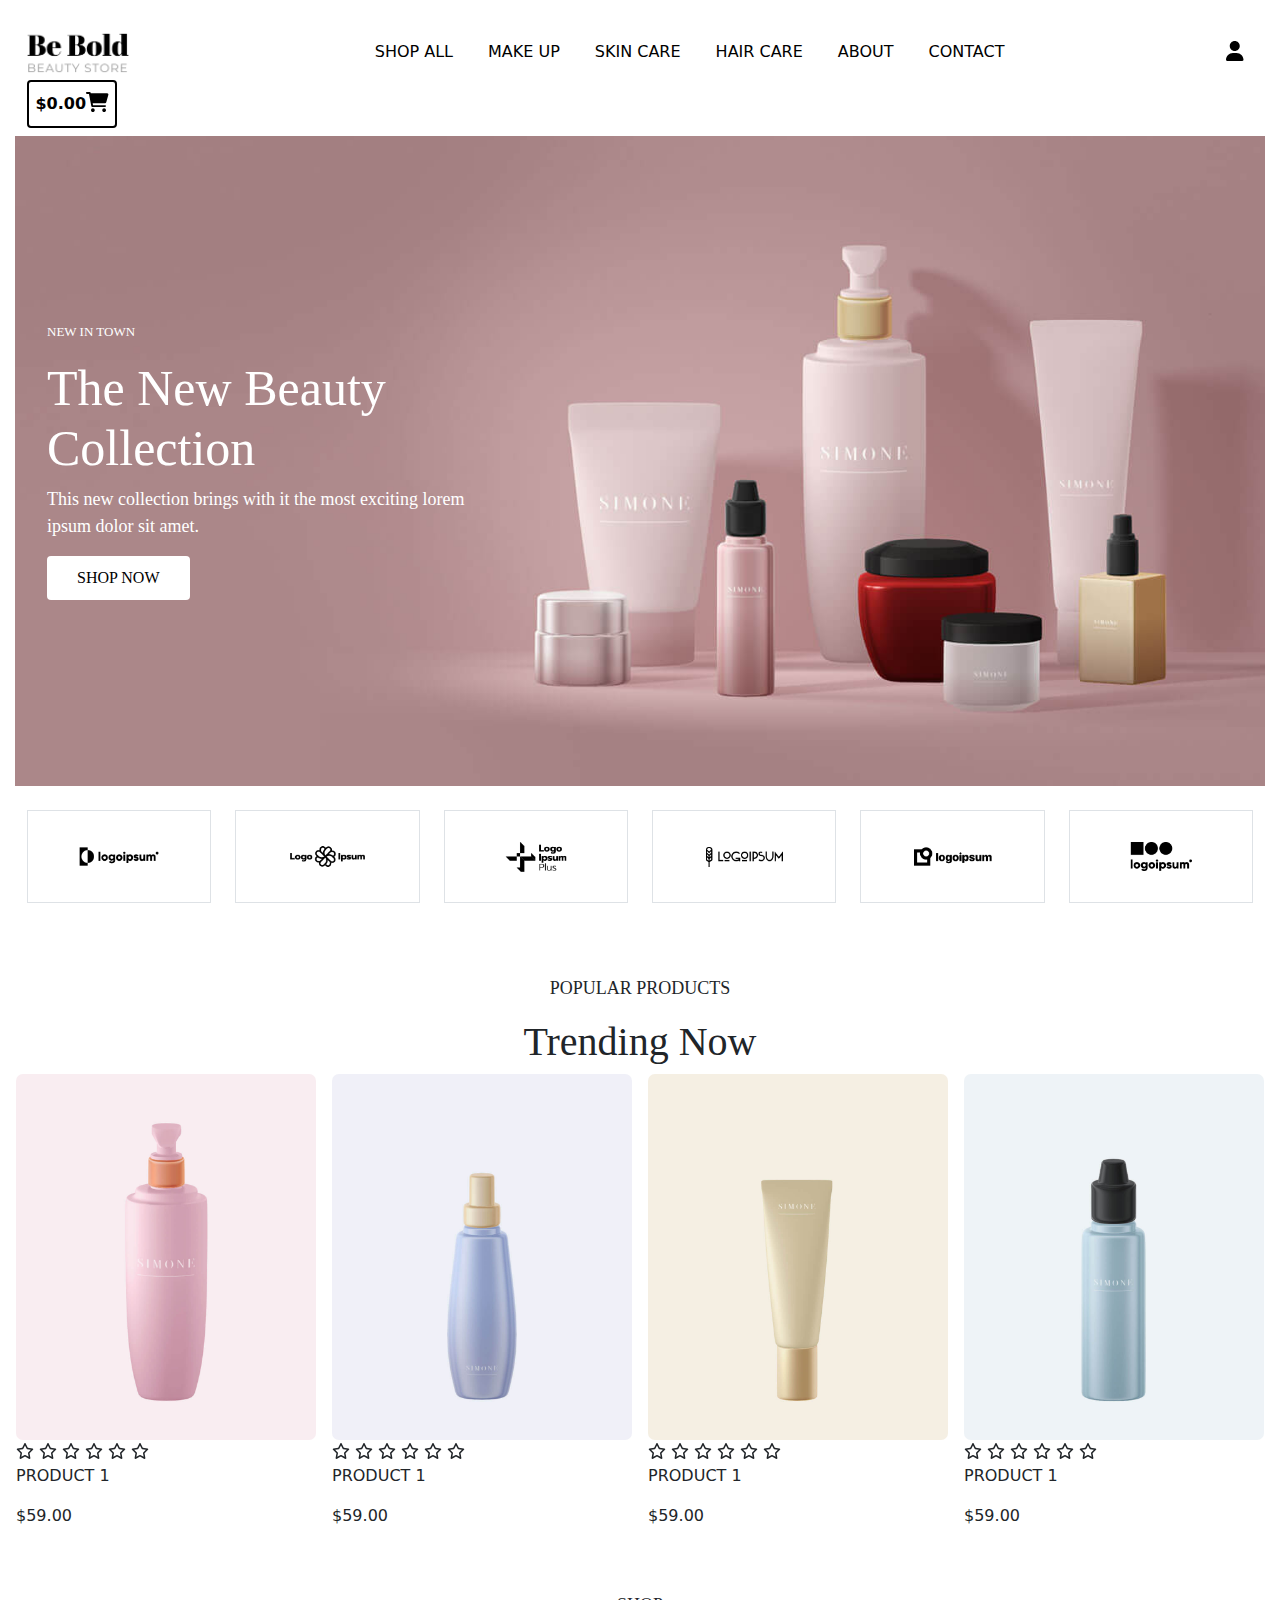
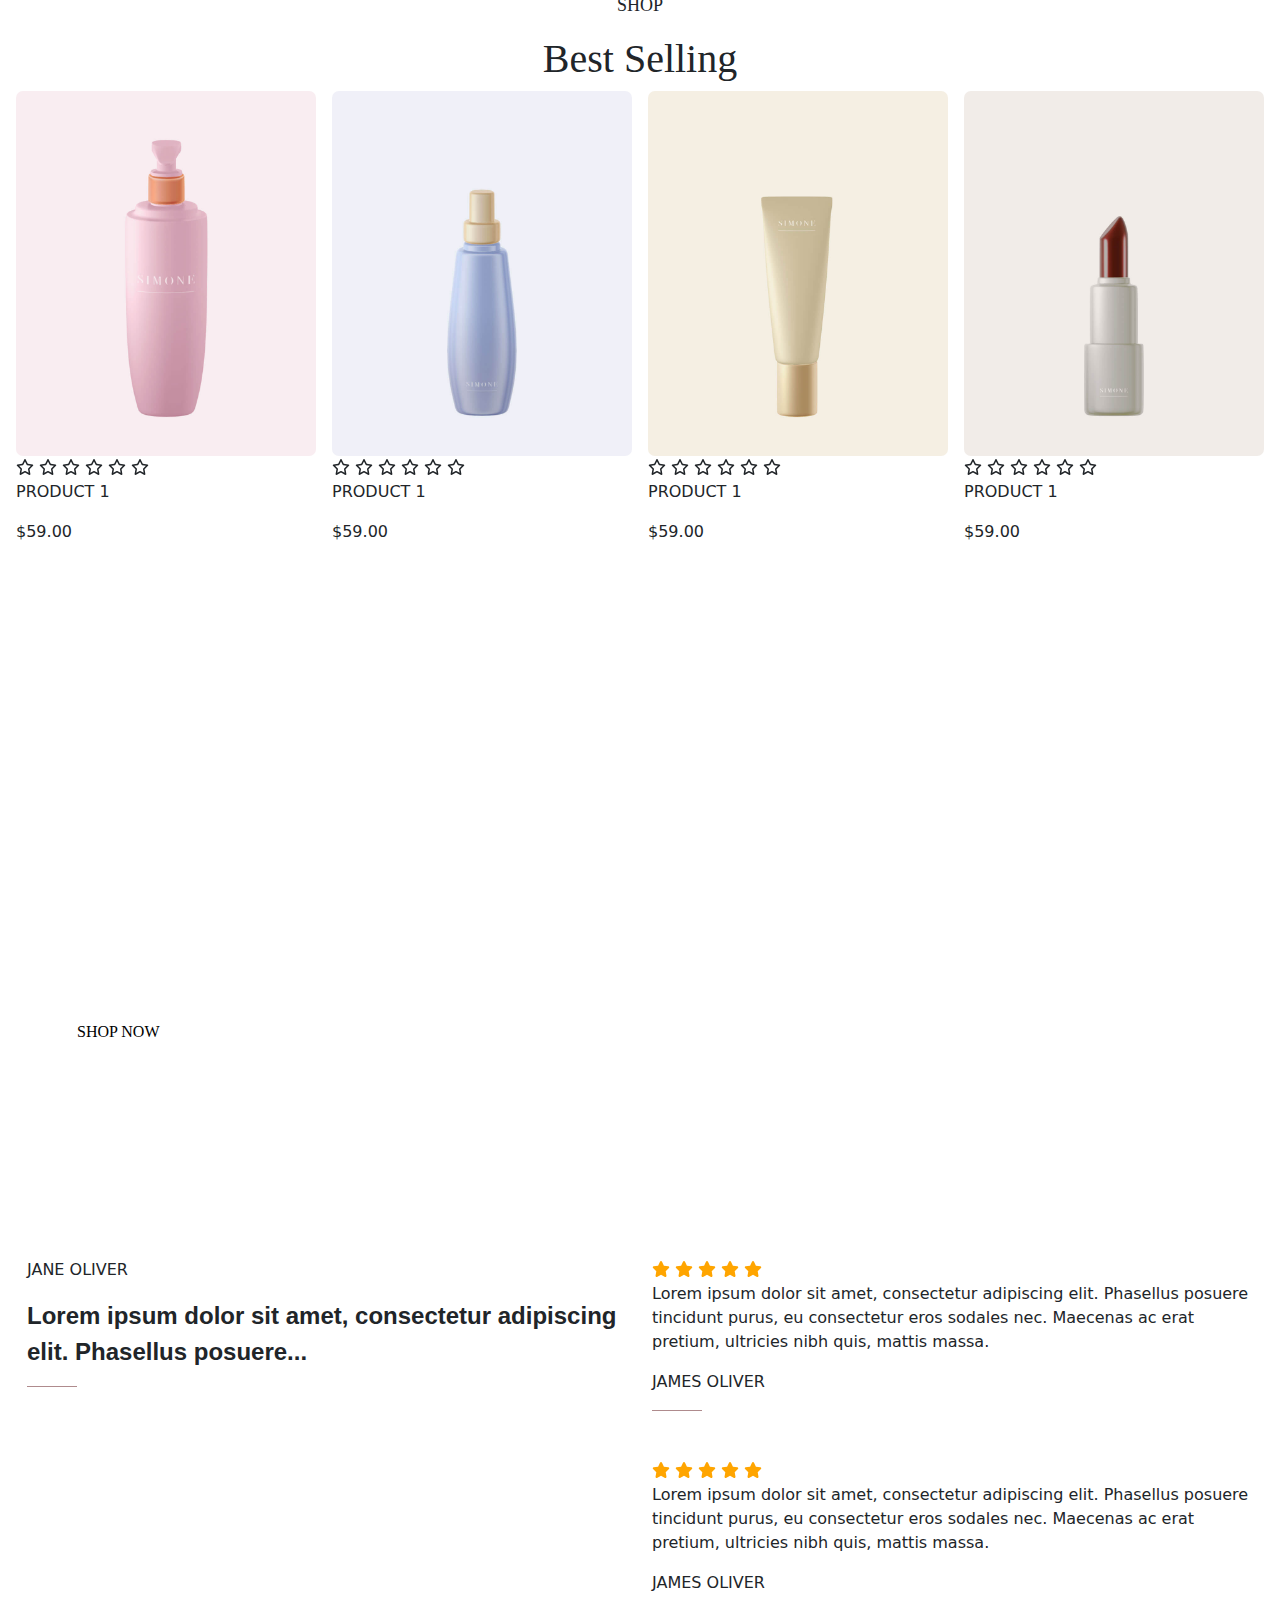
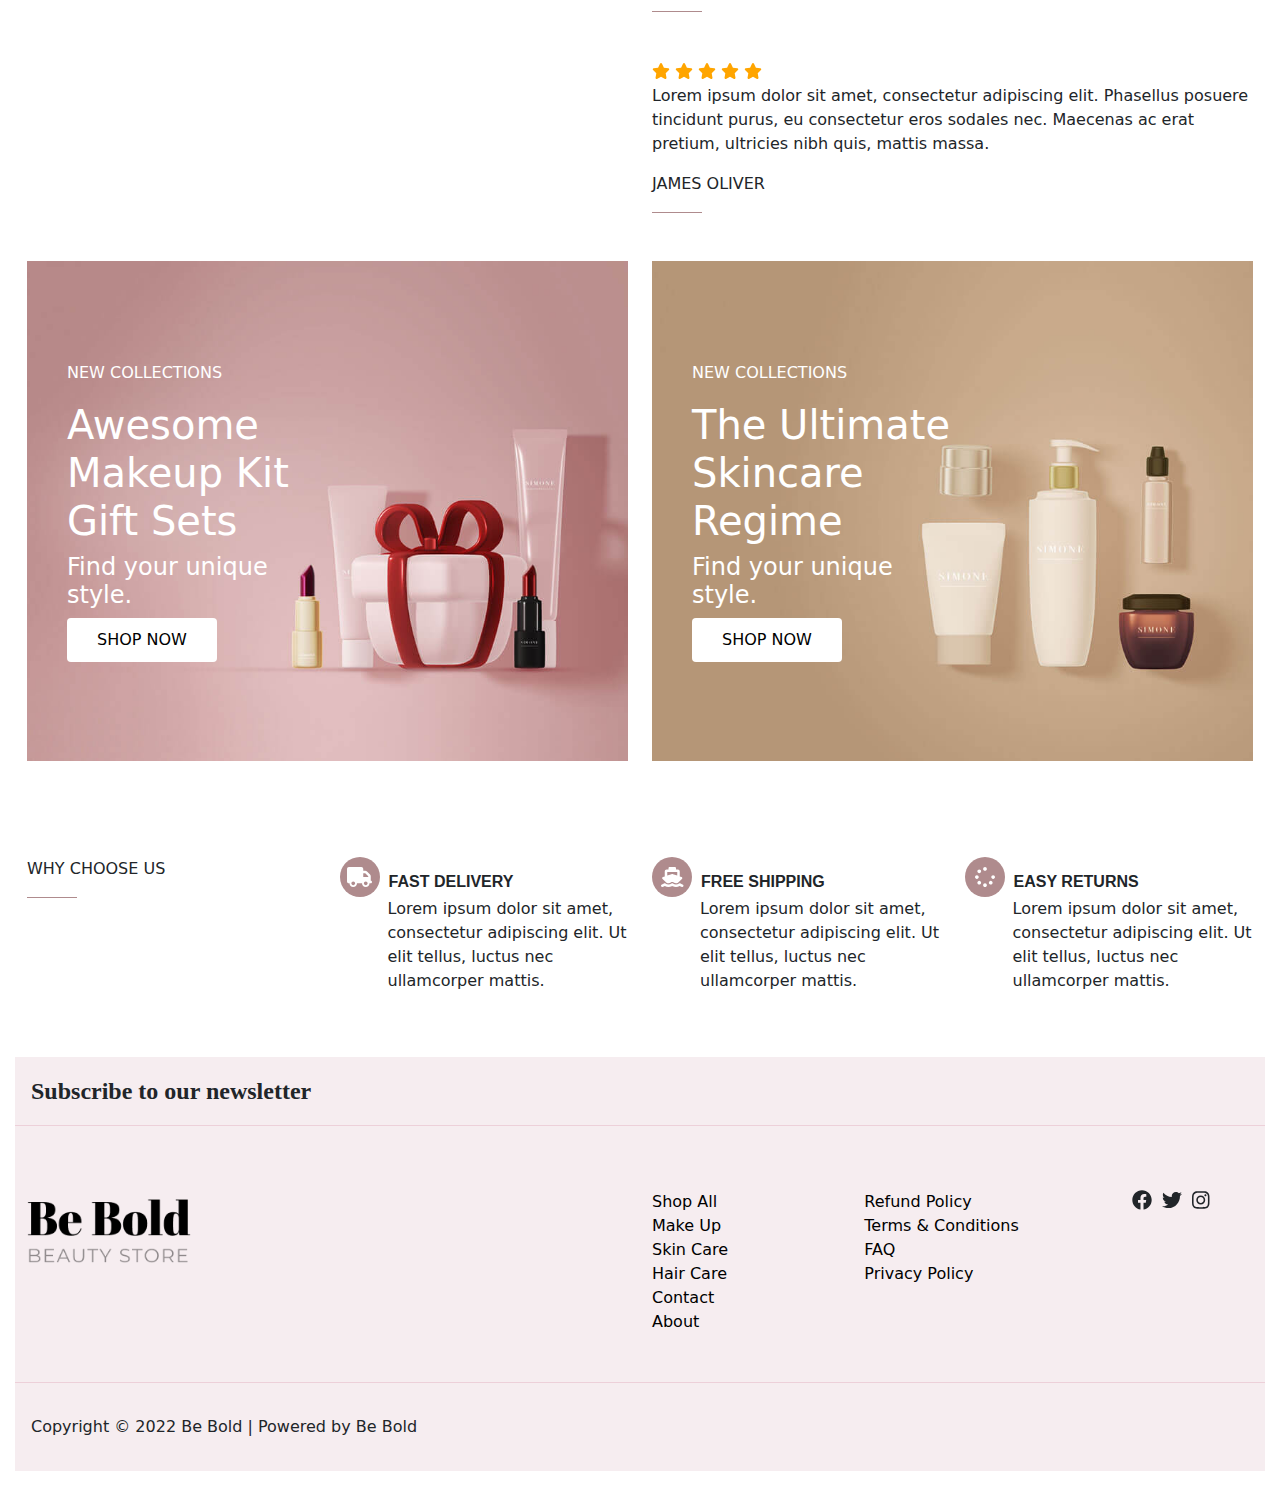
<file: Projects/perfume-store/index.html>
<!DOCTYPE html>
<html lang="en">
<head>
	<meta charset="UTF-8">
	<meta name="viewport" content="width=device-width, initial-scale=1.0">
	<title>PERFUME STORE</title>
	<link rel="stylesheet" type="text/css" href="styles.css">
	<link rel="stylesheet" type="text/css" href="bootstrap/css/bootstrap.min.css">
	<link rel="icon" type="image/x-icon" href="images/favicon.png">
	<script type="text/javascript" src="bootstrap/js/bootstrap.bundle.min.js" defer></script>
	<script type="text/javascript" src="icons/js/all.js" defer></script>
</head>
<body>
	<header>
		<div class="container-fluid">
			<nav class="nav navbar" id="perfume-nav">
				<div class="col-lg-1" id="perfume-div"><a href="#"><img src="images/logo-retina.png" id="perfume-img" class="img-fluid"></a></div>
				<div class="col-12 col-lg-2 col-sm-12"></div>
				<ul class="nav navbar" class="col-lg-5" id="perfume-ul">
					<li class="nav-item" id="perfume-li"><a class="nav-link" href="#" id="perfume-link">SHOP ALL</a></li>
					<li class="nav-item" id="perfume-li"><a class="nav-link" href="#" id="perfume-link">MAKE UP</a></li>
					<li class="nav-item" id="perfume-li"><a class="nav-link" href="#" id="perfume-link">SKIN CARE</a></li>
					<li class="nav-item" id="perfume-li"><a class="nav-link" href="#" id="perfume-link">HAIR CARE</a></li>
					<li class="nav-item" id="perfume-li"><a class="nav-link" href="#" id="perfume-link">ABOUT</a></li>
					<li class="nav-item" id="perfume-li"><a class="nav-link" href="#" id="perfume-link">CONTACT</a></li>
				</ul>
				<div class="col-lg-1 col-sm-12"></div>
				<div class="col-lg-1 col-sm-1 col-2" id="perfume-icon">
					<a href="#"><i class="fa-solid fa-user fa-lg" id="user-icon"></i></a>
				</div>
				<a href="#" class="col-sm-11 col-lg-1 col-9 text-decoration-none" id="little-link"><div class="col-lg-1" id="little-div">
					<span>$0.00</span><i class="fa-solid fa-shopping-cart fa-lg"></i>
				</div></a>
			</nav>
		</div>
	</header>
	<!-- MAIN BODY -->
	<main>
		<!-- HER0 SECTION START -->
		<section id="hero-section">
			<div class="container-fluid" id="hero-div">
				<div class="row" id="hero-row">
					<div class="col-lg-12" id="hero-col">
						<div id="hero-overlay">
							<p id="hero-para">NEW IN TOWN</p>
							<h1 id="hero-hd">The New Beauty Collection</h1>
							<p id="hero-text">This new collection brings with it the most exciting lorem ipsum dolor sit amet.</p>
							<button type="btn" id="hero-btn">SHOP NOW</button>
						</div>
					</div>
				</div>
			</div>
		</section>
		<!-- HER0 SECTION END -->


		<section>
			<div class="container-fluid mt-4">
				<div class="row">
					<div class="col-lg-2 col-sm-4 col-md-4 col-6"><img src="images/logo-001.png" class="img-fluid border mb-4"></div>
					<div class="col-lg-2 col-sm-4 col-md-4 col-6"><img src="images/logo-002.png" class="img-fluid border mb-4"></div>
					<div class="col-lg-2 col-sm-4 col-md-4 col-6"><img src="images/logo-003.png" class="img-fluid border mb-4"></div>
					<div class="col-lg-2 col-sm-4 col-md-4 col-6"><img src="images/logo-004.png" class="img-fluid border mb-4"></div>
					<div class="col-lg-2 col-sm-4 col-md-4 col-6"><img src="images/logo-005.png" class="img-fluid border mb-4"></div>
					<div class="col-lg-2 col-sm-4 col-md-4 col-6"><img src="images/logo-006.png" class="img-fluid border mb-4"></div>
				</div>
			</div>
		</section>

		<section class="mt-5">
			<p id="trending-para">POPULAR PRODUCTS</p>
			<h1 id="trending-hd">Trending Now</h1>
			<div id="gallery">
				<div id="img-desc">
					<img src="images/product-1.jpg" class="img-fluid" id="gallery-img">
					<div>
						<i class="fa-regular fa-star" id="img-icon"></i>
						<i class="fa-regular fa-star" id="img-icon"></i>
						<i class="fa-regular fa-star" id="img-icon"></i>
						<i class="fa-regular fa-star" id="img-icon"></i>
						<i class="fa-regular fa-star" id="img-icon"></i>
						<i class="fa-regular fa-star" id="img-icon"></i>
					</div>
					<p>PRODUCT 1</p>
					<p>$59.00</p>
				</div>
				<div id="img-desc">
					<img src="images/product-3.jpg" class="img-fluid" id="gallery-img">
					<div>
						<i class="fa-regular fa-star" id="img-icon"></i>
						<i class="fa-regular fa-star" id="img-icon"></i>
						<i class="fa-regular fa-star" id="img-icon"></i>
						<i class="fa-regular fa-star" id="img-icon"></i>
						<i class="fa-regular fa-star" id="img-icon"></i>
						<i class="fa-regular fa-star" id="img-icon"></i>
					</div>
					<p>PRODUCT 1</p>
					<p>$59.00</p>
				</div>
				<div id="img-desc">
					<img src="images/product-4.jpg" class="img-fluid" id="gallery-img">
					<div>
						<i class="fa-regular fa-star" id="img-icon"></i>
						<i class="fa-regular fa-star" id="img-icon"></i>
						<i class="fa-regular fa-star" id="img-icon"></i>
						<i class="fa-regular fa-star" id="img-icon"></i>
						<i class="fa-regular fa-star" id="img-icon"></i>
						<i class="fa-regular fa-star" id="img-icon"></i>
					</div>
					<p>PRODUCT 1</p>
					<p>$59.00</p>
				</div>
				<div id="img-desc">
					<img src="images/product-5.jpg" class="img-fluid" id="gallery-img">
					<div>
						<i class="fa-regular fa-star" id="img-icon"></i>
						<i class="fa-regular fa-star" id="img-icon"></i>
						<i class="fa-regular fa-star" id="img-icon"></i>
						<i class="fa-regular fa-star" id="img-icon"></i>
						<i class="fa-regular fa-star" id="img-icon"></i>
						<i class="fa-regular fa-star" id="img-icon"></i>
					</div>
					<p>PRODUCT 1</p>
					<p>$59.00</p>
				</div>
			</div> 
		</section>

		<section class="mt-5">
			<p id="trending-para">SHOP</p>
			<h1 id="trending-hd">Best Selling</h1>
			<div id="gallery">
				<div id="img-desc">
					<img src="images/product-1.jpg" class="img-fluid" id="gallery-img">
					<div>
						<i class="fa-regular fa-star" id="img-icon"></i>
						<i class="fa-regular fa-star" id="img-icon"></i>
						<i class="fa-regular fa-star" id="img-icon"></i>
						<i class="fa-regular fa-star" id="img-icon"></i>
						<i class="fa-regular fa-star" id="img-icon"></i>
						<i class="fa-regular fa-star" id="img-icon"></i>
					</div>
					<p>PRODUCT 1</p>
					<p>$59.00</p>
				</div>
				<div id="img-desc">
					<img src="images/product-3.jpg" class="img-fluid" id="gallery-img">
					<div>
						<i class="fa-regular fa-star" id="img-icon"></i>
						<i class="fa-regular fa-star" id="img-icon"></i>
						<i class="fa-regular fa-star" id="img-icon"></i>
						<i class="fa-regular fa-star" id="img-icon"></i>
						<i class="fa-regular fa-star" id="img-icon"></i>
						<i class="fa-regular fa-star" id="img-icon"></i>
					</div>
					<p>PRODUCT 1</p>
					<p>$59.00</p>
				</div>
				<div id="img-desc">
					<img src="images/product-4.jpg" class="img-fluid" id="gallery-img">
					<div>
						<i class="fa-regular fa-star" id="img-icon"></i>
						<i class="fa-regular fa-star" id="img-icon"></i>
						<i class="fa-regular fa-star" id="img-icon"></i>
						<i class="fa-regular fa-star" id="img-icon"></i>
						<i class="fa-regular fa-star" id="img-icon"></i>
						<i class="fa-regular fa-star" id="img-icon"></i>
					</div>
					<p>PRODUCT 1</p>
					<p>$59.00</p>
				</div>
				<div id="img-desc">
					<img src="images/product-2.jpg" class="img-fluid" id="gallery-img">
					<div>
						<i class="fa-regular fa-star" id="img-icon"></i>
						<i class="fa-regular fa-star" id="img-icon"></i>
						<i class="fa-regular fa-star" id="img-icon"></i>
						<i class="fa-regular fa-star" id="img-icon"></i>
						<i class="fa-regular fa-star" id="img-icon"></i>
						<i class="fa-regular fa-star" id="img-icon"></i>
					</div>
					<p>PRODUCT 1</p>
					<p>$59.00</p>
				</div>
			</div> 
		</section>

		<section id="hero-section">
			<div class="container-fluid" id="hero-div">
				<div class="row" id="hero-row">
					<div class="col-lg-12" id="hero-col-2">
						<div id="hero-overlay">
							<p id="hero-para">NEW IN TOWN</p>
							<h1 id="hero-hd">The beauty collection that makes all the difference!</h1>
							<p id="hero-text">This new collection brings with it the most exciting lorem ipsum dolor sit amet.</p>
							<button type="btn" id="hero-btn">SHOP NOW</button>
						</div>
					</div>
				</div>
			</div>
		</section>

		<section>
			<div class="container-fluid mt-5">
				<div class="row">
					<div class="col-lg-6">
						<p>JANE OLIVER</p>
						<p id="jane-para">Lorem ipsum dolor sit amet, consectetur adipiscing elit. Phasellus posuere...</p>
						<span id="little-border"></span>
					</div>
					<div class="col-lg-6">
						<div>
							<i class="fa-solid fa-star" id="jane-icon"></i>
							<i class="fa-solid fa-star" id="jane-icon"></i>
							<i class="fa-solid fa-star" id="jane-icon"></i>
							<i class="fa-solid fa-star" id="jane-icon"></i>
							<i class="fa-solid fa-star" id="jane-icon"></i>
						</div>
						<p>Lorem ipsum dolor sit amet, consectetur adipiscing elit. Phasellus posuere tincidunt purus, eu consectetur eros sodales nec. Maecenas ac erat pretium, ultricies nibh quis, mattis massa.</p>
						<p>JAMES OLIVER</p>
						<span class="mb-5" id="little-border"></span>
						<div>
							<i class="fa-solid fa-star" id="jane-icon"></i>
							<i class="fa-solid fa-star" id="jane-icon"></i>
							<i class="fa-solid fa-star" id="jane-icon"></i>
							<i class="fa-solid fa-star" id="jane-icon"></i>
							<i class="fa-solid fa-star" id="jane-icon"></i>
						</div>
						<p>Lorem ipsum dolor sit amet, consectetur adipiscing elit. Phasellus posuere tincidunt purus, eu consectetur eros sodales nec. Maecenas ac erat pretium, ultricies nibh quis, mattis massa.</p>
						<p>JAMES OLIVER</p>
						<span class="mb-5" id="little-border"></span>
						<div>
							<i class="fa-solid fa-star" id="jane-icon"></i>
							<i class="fa-solid fa-star" id="jane-icon"></i>
							<i class="fa-solid fa-star" id="jane-icon"></i>
							<i class="fa-solid fa-star" id="jane-icon"></i>
							<i class="fa-solid fa-star" id="jane-icon"></i>
						</div>
						<p>Lorem ipsum dolor sit amet, consectetur adipiscing elit. Phasellus posuere tincidunt purus, eu consectetur eros sodales nec. Maecenas ac erat pretium, ultricies nibh quis, mattis massa.</p>
						<p>JAMES OLIVER</p>
						<span class="mb-5" id="little-border"></span>
					</div>
				</div>
			</div>
		</section>

		<section>
			<div class="container-fluid">
				<div class="row">
					<div class="col-lg-6">
						<div id="ultimate-bg-1">
							<div class="ultimate-overlay" id="hero-overlay">
								<p class="text-white" id="ultimate-para">NEW COLLECTIONS</p>
								<h1 class="text-white" id="ultimate-hd">Awesome Makeup Kit Gift Sets</h1>
								<h4 class="text-white">Find your unique style.</h4>
								<button type="button" id="hero-btn">SHOP NOW</button>
							</div>
						</div>
					</div>
					<div class="col-lg-6">
						<div id="ultimate-bg-2">
							<div class="ultimate-overlay" id="hero-overlay">
								<p class="text-white" id="ultimate-para">NEW COLLECTIONS</p>
								<h1 class="text-white" id="ultimate-hd">The Ultimate Skincare Regime</h1>
								<h4 class="text-white">Find your unique style.</h4>
								<button type="button" id="hero-btn">SHOP NOW</button>
							</div>
						</div>				
					</div>
				</div>
			</div>
		</section>

		<section class="mt-5 pt-5 mb-5">
			<div class="container-fluid">
				<div class="row">
					<div class="col-lg-3">
						<p>WHY CHOOSE US</p>
						<span class="mb-5" id="little-border"></span>
					</div>
					<div class="col-lg-3">
						<span class="" id="little-circle"><i class="fa-solid fa-truck fa-lg" id="little-icon"></i></span>
						<span id="little-span">FAST DELIVERY</span>
						<p id="little-para">Lorem ipsum dolor sit amet, consectetur adipiscing elit. Ut elit tellus, luctus nec ullamcorper mattis. </p>
					</div>
					<div class="col-lg-3">
						<span class="" id="little-circle"><i class="fa-solid fa-ship fa-lg" id="little-icon"></i></span>
						<span id="little-span">FREE SHIPPING</span>
						<p id="little-para">Lorem ipsum dolor sit amet, consectetur adipiscing elit. Ut elit tellus, luctus nec ullamcorper mattis. </p>
					</div>
					<div class="col-lg-3">
						<span class="" id="little-circle"><i class="fa-solid fa-spinner fa-lg" id="little-icon"></i></span>
						<span id="little-span">EASY RETURNS</span>
						<p id="little-para">Lorem ipsum dolor sit amet, consectetur adipiscing elit. Ut elit tellus, luctus nec ullamcorper mattis. </p>
					</div>
				</div>
			</div>
		</section>

		
		
		<section id="last-section">
			
			<div class="container-fluid" id="last-div">
				<p class="p-3" id="fast-para">Subscribe to our newsletter</p>
				<div class="row pt-5 pb-5">
					<div class="col-lg-2"><img src="images/logo-retina.png" class="container-fluid"></div>
					<div class="col-lg-4"></div>
					<div class="col-lg-2">
						<a href="#" id="shop-link">Shop All</a>
						<a href="#" id="shop-link">Make Up</a>
						<a href="#" id="shop-link">Skin Care</a>
						<a href="#" id="shop-link">Hair Care</a>
						<a href="#" id="shop-link">Contact</a>
						<a href="#" id="shop-link">About</a>
					</div>
					<div class="col-lg-2">
						<a href="#" id="shop-link">Refund Policy</a>
						<a href="#" id="shop-link">Terms & Conditions</a>
						<a href="#" id="shop-link">FAQ</a>
						<a href="#" id="shop-link">Privacy Policy</a>
					</div>
					<div class="col-lg-2">
						<div id="shop-icon">
							<i class="fa-brands fa-facebook fa-lg"></i>
							<i class="fa-brands fa-twitter fa-lg"></i>
							<i class="fa-brands fa-instagram fa-lg"></i>
						</div>
					</div>
				</div>
			</div>
		</section>
		<span id="fast-span"></span>
		<footer class="p-3" id="last-section">
			<p class="mt-3" id="last-para">Copyright © 2022 Be Bold | Powered by Be Bold</p>
		</footer>
	</main>
</body>
</html>
</file>
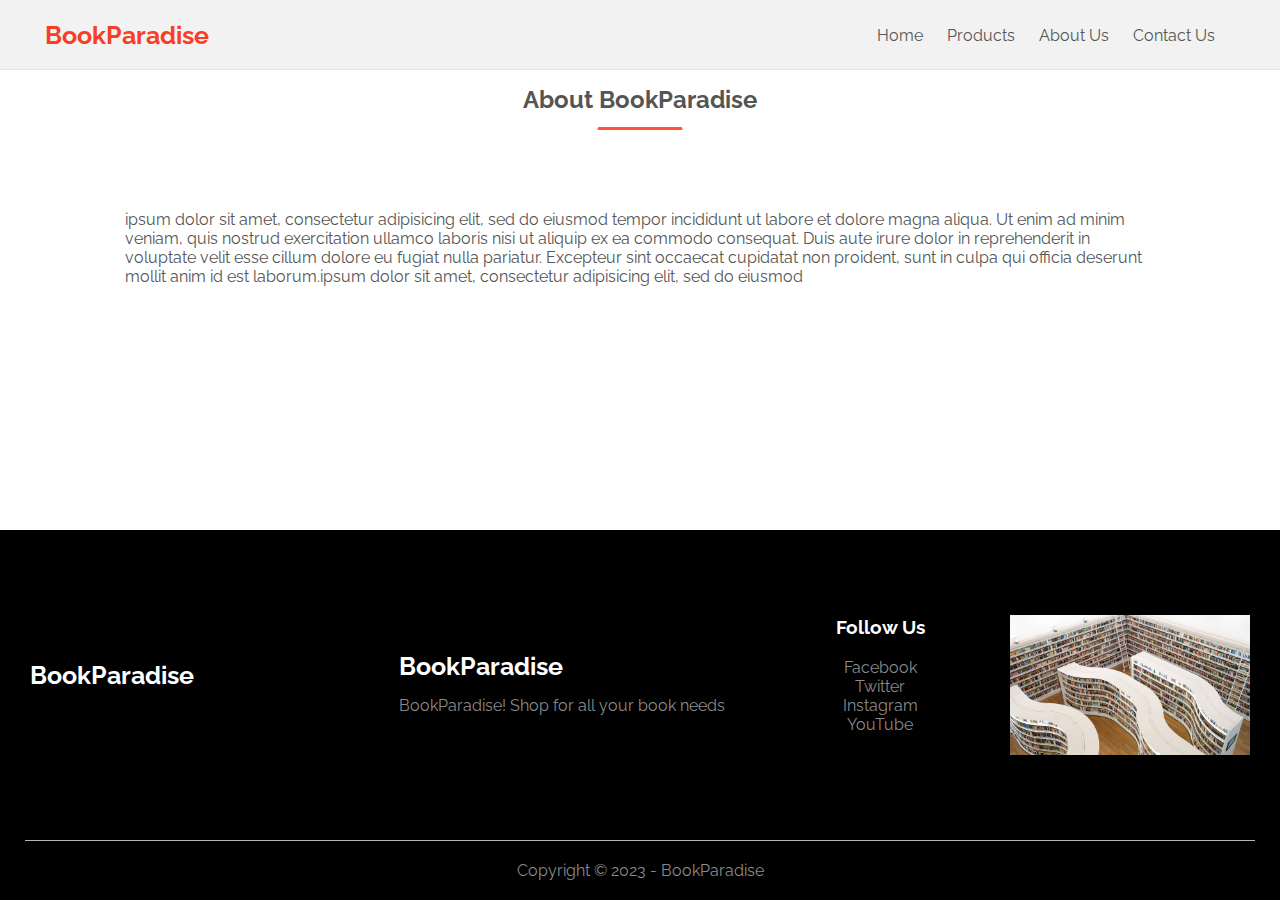
<file: Projects/BookParadise/about.html>
<!DOCTYPE html>
<html lang="en">
<head>
	<meta charset="UTF-8">
	<meta name="viewport" content="width=device-width, initial-scale=1.0">
	<title>About Us</title>
	<link rel="stylesheet" type="text/css" href="https://fonts.googleapis.com/css?family=Raleway">
	<link rel="stylesheet" type="text/css" href="styles/styles.css">
	<link rel="stylesheet" type="text/css" href="fontAwesome/css/all.css">
	<script type="text/javascript" src="fontAwesome/js/all.js"></script>
	<script type="text/javascript" src="jquery-3.6.3.js"></script>
	<style type="text/css">
		.footer {
			position: absolute;
			bottom: 0;
			width: 100%;
		}
	</style>
</head>
<body>
	<!-- Start Header -->
	<div class="header">
		<div class="container">
			<!-- Start Navbar -->
			<div class="navbar">
				<div class="logo">
					<a href="index.html" class="logo-red">BookParadise</a>
				</div>
				<nav>
					<ul>
						<li><a href="index.html">Home</a></li>
						<li><a href="product.html">Products</a></li>
						<li><a href="about.html">About Us</a></li>
						<li><a href="contact.html">Contact Us</a></li>
					</ul>
				</nav>
			</div>
			<!-- End Navbar -->
		</div>
	</div>
	<!-- End Header -->
	<!---------------------Start About Us Content --------------------->
	<div class="sinle-product">
		<div class="small-container">
			<div class="row">
				<h2 class="title">About BookParadise</h2>
				<p>ipsum dolor sit amet, consectetur adipisicing elit, sed do eiusmod
					tempor incididunt ut labore et dolore magna aliqua. Ut enim ad minim veniam,
					quis nostrud exercitation ullamco laboris nisi ut aliquip ex ea commodo
					consequat. Duis aute irure dolor in reprehenderit in voluptate velit esse
					cillum dolore eu fugiat nulla pariatur. Excepteur sint occaecat cupidatat non
				proident, sunt in culpa qui officia deserunt mollit anim id est laborum.ipsum dolor sit amet, consectetur adipisicing elit, sed do eiusmod</p>
			</div>
		</div>
	</div>
	<!---------------------End About Us Content ---------------------->
	<!------------------Start Footer ------------------>
	<div class="footer">
		<div class="container">
			<div class="row">
				<div class="footer-col-1">
					<a href="index.html" class="logo-white">BookParadise</a>
				</div>
				<div class="footer-col-2">
					<a href="index.html" class="logo-white">BookParadise</a>
					<p>BookParadise! Shop for all your book needs</p>
				</div>
				<div class="footer-col-3">
					<h3>Follow Us</h3>
					<ul>
						<li>Facebook</li>
						<li>Twitter</li>
						<li>Instagram</li>
						<li>YouTube</li>
					</ul>
				</div>
				<div class="footer-col-4 app-logo">
					<img src="images/image1.jpg">
				</div>
			</div>
			<hr>
			<p class="copyright">Copyright &copy; 2023 - BookParadise</p>
		</div>
	</div>
	<!------------------End Footer -------------------->
</body>
<!-- JavaScript -->
<script type="text/javascript" src="main.js"></script>
</html>
</file>
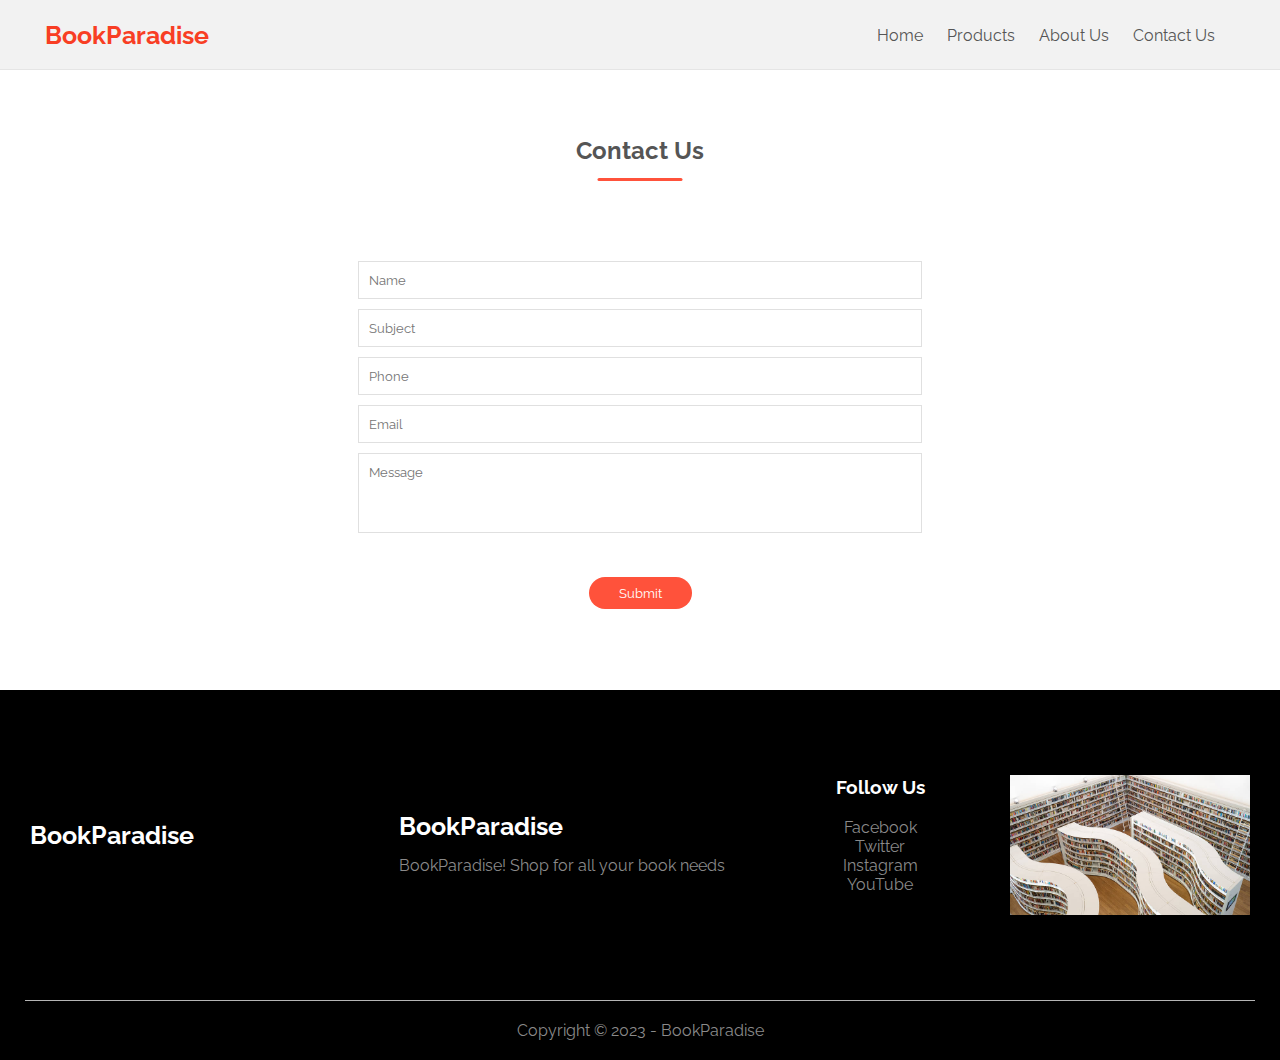
<file: Projects/BookParadise/contact.html>
<!DOCTYPE html>
<html lang="en">
<head>
	<meta charset="UTF-8">
	<meta name="viewport" content="width=device-width, initial-scale=1.0">
	<title>Contact Us</title>
	<link rel="stylesheet" type="text/css" href="https://fonts.googleapis.com/css?family=Raleway">
	<link rel="stylesheet" type="text/css" href="styles/styles.css">
	<link rel="stylesheet" type="text/css" href="fontAwesome/css/all.css">
	<script type="text/javascript" src="fontAwesome/js/all.js"></script>
	<script type="text/javascript" src="jquery-3.6.3.js"></script>
</head>
<body>
	<!-- Start Header -->
	<div class="header">
		<div class="container">
			<!-- Start Navbar -->
			<div class="navbar">
				<div class="logo">
					<a href="index.html" class="logo-red">BookParadise</a>
				</div>
				<nav>
					<ul>
						<li><a href="index.html">Home</a></li>
						<li><a href="product.html">Products</a></li>
						<li><a href="about.html">About Us</a></li>
						<li><a href="contact.html">Contact Us</a></li>
					</ul>
				</nav>
			</div>
			<!-- End Navbar -->
		</div>
	</div>
	<!-- End Header -->
	<!------Start Contact Us Form------>
	<div class="wrapper">
		<h2 class="title">Contact Us</h2>
		<div class="contact">
			<div id="error_message"></div>
			<form action="" id="myform" onsubmit="return validate();">
				<div class="input_field">
					<input type="text" placeholder="Name" id="name">
				</div>
				<div class="input_field">
					<input type="text" placeholder="Subject" id="subject">
				</div>
				<div class="input_field">
					<input type="text" placeholder="Phone" id="phone">
				</div>
				<div class="input_field">
					<input type="text" placeholder="Email" id="email">
				</div>
				<div class="input_field">
					<textarea placeholder="Message" id="message"></textarea>
				</div>
				<div class="submitbtn">
					<button type="submit">Submit</button>
				</div>
			</form>
		</div>
	</div>
	<!------End Form ------------------>
	<!------------------Start Footer ------------------>
	<div class="footer">
		<div class="container">
			<div class="row">
				<div class="footer-col-1">
					<a href="index.html" class="logo-white">BookParadise</a>
				</div>
				<div class="footer-col-2">
					<a href="index.html" class="logo-white">BookParadise</a>
					<p>BookParadise! Shop for all your book needs</p>
				</div>
				<div class="footer-col-3">
					<h3>Follow Us</h3>
					<ul>
						<li>Facebook</li>
						<li>Twitter</li>
						<li>Instagram</li>
						<li>YouTube</li>
					</ul>
				</div>
				<div class="footer-col-4 app-logo">
					<img src="images/image1.jpg">
				</div>
			</div>
			<hr>
			<p class="copyright">Copyright &copy; 2023 - BookParadise</p>
		</div>
	</div>
	<!------------------End Footer -------------------->
</body>
<!-- JavaScript -->
<script type="text/javascript" src="main.js"></script>
</html>
</file>
<file: styles.css>
@font-face {
	src: url(fonts/Inter-VariableFont_slnt,wght.ttf);
	font-family: "Inter";
}

*, *::before, *::after {
	margin: 0;
	padding: 0;
	box-sizing: border-box;
}

body {
	font-family: "Inter";
}

.nav-div {
	display: flex;
	justify-content: center;
	align-items: center;
	gap: 3vh;
	height: 10vh;
	background: hsl(0, 0%, 97%, 1.0);
	border-bottom: 1px solid hsl(0, 0%, 90%, 1.0);
}

.nav-div a {
	display: inline-block;
	text-decoration: none;
	padding: 1.5vh 3vh;
	background: orange;
	color: white;
	border-radius: 1vh;
	font-weight: bold;
	font-size: 3vh;
	transition: background-color 0.3s;
}

.nav-div a:hover {
	background-color: darkorange;
}

main {
	display: flex;
	height: 90vh;
} 

.main-div {
	width: 100%;
	height: 100%;
	display: flex;
	justify-content: center;
	align-items: center;
}

.carousel {
	width: 100%;
	height: 100%;
	display: flex;
	justify-content: center;
	align-items: center;
	position: relative;
}

#container {
	width: 100%;
	height: 100%;
	position: relative;
	overflow: hidden;
}

.slide {
	position: absolute;
	width: 100%;
	height: 100%;
	display: grid;
	place-items: center;
	justify-content: center;
	grid-template-rows: 40vh 40vh;
	grid-template-columns: auto auto auto auto;
	gap: 2vh;
	padding: 3vh 4vh;
	background-color: orange;
	transition: transform 0.3s;
}

.item {
	width: 100%;
	height: 100%;
	border-radius: 1vh;
	background-color: hsl(0, 100%, 99%, 1.0);
}

.img-div {
	width: 100%;
	height: 100%;
	border-radius: 1vh;
	background-color: black;
	position: relative;
}

.img-div a {
	transition: opacity 0.3s;
}

.img-div img {
	border-radius: 1vh;
	display: block;
	width: 100%;
	height: 100%;
}

.text span {
	position: absolute;
	z-index: -1;
	display: block;
	width: 5vh;
	height: 5vh;
	background-color: white;
}

.text .span-1 {
	top: 3vh;
	left: 3vh;
}

.text .span-2 {
	top: 3vh;
	left: 10vh;
}

.text .span-3 {
	top: 3vh;
	left: 17vh;
}

.text span img {
	display: block;
	width: 100%;
	height: 100%;
}

.text {
	opacity: 0;
	text-align: center;
	position: absolute;
	display: flex;
	flex-direction: column;
	justify-content: center;
	width: 100%;
	height: 100%;
	z-index: 1;
	padding: 0 2vh;
	font-size: 3vh;
	transition: opacity 0.3s;
}

.text a {
	display: block;
	color: white;
	height: 100%;
	display: flex;
	justify-content: center;
	align-items: center;
	text-decoration: none;
	line-height: 4vh;
}

.img-div:hover .text {
	opacity: 1;
}

.text:hover ~ a {
	opacity: 0;
}

button {
	position: absolute;
	width: 3.5vh;
	height: 3.5vh;
	font-size: 2.5vh;
	z-index: 1;
	border: none;
	background-color: white;
}

button img {
	display: block;
	width: 100%;
	height: 100%;
}

#next-btn {
	right: 0;
}
#previous-btn {
	left: 0;
}

.dots-div {
	position: absolute;
	bottom: 0;
	width: 100%;
	height: 5vh;
	display: flex;
	justify-content: center;
	align-items: center;
	gap: 1vh;
}

.dots {
	width: 2vh;
	height: 2vh;
	border-radius: 50%;
	background-color: hsl(0, 100%, 90%, 1.0);
}

.active {
	background-color: white;
}

.about-div {
	width: 100%;
	display: none;
	background-color: hsl(0, 0%, 97%, 1.0);
	flex-direction: column;
	align-items: center;
	gap: 2vh;
	padding: 2vh;
}

.profile-pic-div {
	width: 40vh;
	height: 50vh;
}
.profile-pic-div img {
	display: block;
	width: 100%;
	height: 100%;
	border-radius: 2vh;
}
h1 {
	font-size: 5vh;
	text-align: center;
}
.about-div p {
	font-size: 3vh;
	text-align: center;
	font-weight: bold;
}

.show {
	display: flex;
}
.hide {
	display: none;
}

@media screen and (max-width: 1550px) {
	.text span {
		width: 3vh;
		height: 3vh;
	}
	.text .span-1 {
		top: 3vh;
		left: 3vh;
	}

	.text .span-2 {
		top: 3vh;
		left: 7vh;
	}

	.text .span-3 {
		top: 3vh;
		left: 11vh;
	}
}

@media screen and (max-width: 1300px) {
	.text {
		font-size: 2vh;
	}
}

@media screen and (max-width: 1100px) {
	.slide {
		padding: 0;
		gap: 0;
		grid-row-gap: 1vh;
		padding-top: 1vh;
	}	
	.text .span-1 {
		top: 3vh;
		left: 1vh;
	}

	.text .span-2 {
		top: 3vh;
		left: 5vh;
	}

	.text .span-3 {
		top: 3vh;
		left: 9vh;
	}
}

@media screen and (max-width: 900px) {
	.text {
		font-size: 1.8vh;
	}
	.text a {
		line-height: 2.5vh;
	}
	.text span {
		width: 2vh;
		height: 2vh;
	}
	.text .span-1 {
		top: 3vh;
		left: 1vh;
	}

	.text .span-2 {
		top: 3vh;
		left: 4vh;
	}

	.text .span-3 {
		top: 3vh;
		left: 7vh;
	}
}

@media screen and (max-height: 600px) {
	.slide {
		padding: 10px;
		gap: 10px;
	}
	.text {
		font-size: 11px;
	}
	.text a {
		line-height: 20px;
	}
	.text span {
		width: 2.5vh;
		height: 2.5vh;
	}
	.text .span-1 {
		top: 3vh;
		left: 1vh;
	}

	.text .span-2 {
		top: 3vh;
		left: 4vh;
	}

	.text .span-3 {
		top: 3vh;
		left: 7vh;
	}
}
</file>
<file: Projects/Jewelry/styles.css>
#bling-link, #bling-link-2 {
	text-decoration: none;
	font-weight: 100;
	color: black;
	margin: 0 4px 0 4px;
	border-top: 1px solid rgba(186, 40, 99, 0);
	transition: all 0.5s ease-in-out;
}
#bling-link:hover, #bling-link-2:hover {
	border-top: 1px solid #ba8c63;
	color: #ba8c63;
}
#bling-link-div-1, #bling-link-div {
	display: flex;
}
#bling-link-div-1 {
	margin-left: 3%;
}
#bling-link-div {
	margin-right: 3%;
}
#bling-img-div {
	margin: 0 auto;
}
#bling-img-div #bling-link {
	border: none !important;
}
#bling-img {
	width: 120px;
}
#bling-icon {
	color: black;
}
.bling-icon-2:hover {
	color: #ba8c63 !important;
}
.active {
	color: #ba8c63 !important;
}


/* Adjustment for Screen-Sizes @media rules */

@media screen and (max-width: 800px) {
	#bling-nav {
		font-size: large;
	}
	#bling-img {
		max-width: 100%;
	}
	#bling-link-div-1 {
		margin-left: 0;
	}
	#bling-link-div {
		margin-right: 0;
	}
}
@media screen and (max-width: 810px) {
	#bling-nav {
		font-size: large;
	}
	#bling-img {
		max-width: 100%;
	}
	#bling-link-div-1 {
		margin-left: 0;
	}
	#bling-link-div {
		margin-right: 0;
	}
	#hero-div {
		height: 350px !important;
	}
	#hero-hd-1 {
		font-size: 50px !important;
	}
	#hero-overlay {
		padding: 0 !important;
		width: 500px !important;
	}
	#always-col {
		height: 400px;
	}
	#always-img {
		width: 100%;
		height: 100%;
		object-fit: cover;
	}
	#always-col-bg {
		transform: scale(1.6) !important;
		max-width: 170px !important;
		height: 230px !important;
		margin: auto;
		margin-top: 13%;
		background-size: cover !important;
	}
	#always-overlay {
		width: 280px !important;
		padding-bottom: 50px;
	}
}
@media screen and (max-width: 600px) {
	#bling-nav {
		font-size: small;
	}
	#bling-img {
		max-width: 90%;
	}
	#bling-link-div-1 {
		margin-left: 0;
	}
	#bling-link-div {
		margin-right: 0;
	}
	#bling-link, #bling-link-2 {
		margin: 0 1px 0 1px;
		border: none;
	}
	#bling-link:hover, #bling-link-2:hover {
		border: none;
		color: #ba8c63;
	}
	#hero-hd-1 {
		font-size: 30px !important;
	}
	#hero-overlay {
		width: 180px !important;
	}
	#hero-div {
		background-size: 250% 100% !important;
		height: 400px !important;
	}
	#hero-para {
		font-size: 13px !important;
	}
	#trending-link {
		font-size: small !important;
	}
	#trending-desc {
		font-size: 12px;
	}
	#trending-section {
		padding: 0 !important;
	}
	#trending-img:hover {
		transform: scale(1.7) !important;
	}
	#always-col-bg {
		height: 110px !important;
		width: 75px !important;
		margin-top: 90% !important;
	}
	#always-overlay {
		font-size: small !important;
		width: 130px !important;
	}
	#always-section {
		padding: 0 !important;
	}
	#choose-text {
		width: initial !important;
		font-size: 15px !important;
	}
	#choose-section {
		padding: 0 !important;
	}

}
/* @media rules adjustment end */

/* HERO-IMG STYLING */
#hero-div {
	background: url(images/hero.jpg) no-repeat;
	height: 700px;
	background-position: center;
	background-size: cover;
	display: flex;
}
#hero-overlay {
	display: flex;
	flex-direction: column;
	justify-content: center;
	width: 550px;
	padding: 20px;
}
#hero-btn {
	width: 150px;
	padding: 10px;
	border-radius: 0;
	font-weight: 400;
	font-family: arial;
}
#hero-hd-6 {
	font-size: small;
	font-family: sans-serif;
}
#hero-hd-1 {
	font-size: 70px;
	font-family: times new roman;
}
#hero-para {
	font-weight: 100;
	font-size: 15px;
}

/* HERO-IMG STYLING END */

/* TRENDING NOW STYLING */
#trending-para-1 {
	font-weight: 100;
	font-family: times new roman;
}
#trending-para {
	font-family: times new roman;
}
#trending-span {
	border-bottom: 1px solid #ba8c63;
	width: 50px;
	height: 1px;
	display: block;
	margin: auto;
}
#trending-products {
	overflow: hidden;
}
#trending-img {
	transition: all 0.5s;
	display: block;
	margin: auto;
}
#trending-img:hover {
	transform: scale(1.6);
}
#trending-link {
	text-decoration: none;
	color: black;
	font-size: large;
	font-family: times new roman;
	display: block;
	text-align: center;
}
#trending-price {
	text-align: center;
}
#trending-products {
	width: 100%;
}
/* TRENDING-END */

/* ALWAYS-STYLING */
#always-col-bg {
	background: url(images/bg-02.jpg) no-repeat;
	background-position: center;
	background-size: 100% 540px;
	transform: scaleX(1.85);

}
#always-col-1 {
	display: flex;
	flex-direction: column;
	justify-content: center;
}
#always-overlay {
	width: 350px;
}
#always-hd {
	font-family: times new roman;
}
#always-para {
	font-family: times new roman;
}
#always-text {
	color: gray;
	font-family: arial;
}
#always-btn {
	border: none;
	background: white;
	outline: 1px solid black;
	padding: 10px 30px;
	transition: all 0.5s;
}
#always-btn:hover {
	background: black;
	color: white;
}
/* ALWAYS-STYLING-END */

/* CHOOSE STYLING */
#choose-hd {
	font-family: times new roman;
}
#choose-text {
	font-family: times new roman;
	font-size: 20px;
	width: 600px;
	margin: auto;
	color: gray;
	text-transform: uppercase;
}
/* DISCOUNTS STYLING */
#discounts-text {
	color: grey;
}
#discounts-para {
	font-family: times new roman;
}
/* ABOUT STYLING */
#about-link {
	display: block;
	width: 1px;
	text-decoration: none;
	color: black;
	font-weight: 100;
	transition: all 0.5s;
}
#about-link:hover {
	color: #85776c;
}
#address-link {
	text-decoration: none;
	color: black;
	font-weight: 100;
	transition: all 0.5s;
}
#address-link:hover {
	color: #85776c;
}
#address-para {
	font-weight: 100;
}
#about-section {
	background-color: #faf5f0;
	height: 300px;
	display: flex;
	align-items: center;
	padding: 20px;
}
#footer {
	background-color: #faf5f0;
	padding: 10px;
	font-weight: 100;
}
#footer-text {
	text-align: center;
}
/* END */
</file>
<file: Projects/organic-store/styles.css>
div a {
	display: inline-block;
	text-decoration: none;
	color: black;
	padding: 1vw;
}
.links1 a, .links2 a {
	text-decoration: none;
	width: 80px;
	text-align: center;
	padding: 0;
}
nav a:hover {
	color: #8bc34a;
}
.btn1 {
	border: none;
	border-radius: 5px;
	background: #8bc34a;
}
/*div {
	border: 1px solid black;
}
img {
	border: 1px solid black;
}*/
.best {
	position: relative;
}
.img1 {
	position: absolute;
	width: 300px;
	right: 0;
	bottom: 0;
	opacity: 0.2;
}
.bestpara {
	font-family: sans-serif;
	padding: 4px;
}
.btn-menu {
	padding: 30px;
	background: black;
}

.btn-menu a {
	font-size: 20px; 
	font-weight: bold;
	color: white;
	padding: 0;
}
.btn-menu a:hover {
	color: white;
}
.btn-menu i { 
	font-size: 25px;
	vertical-align: baseline;
	color: #8bc34a;
}
.btn-menu p {
	display: inline-block;
	margin-left: 32px;

}
.btn2, .btn3, .btn4, .btn5 {
	padding: 30px;
	border-radius: 5px;
	background: #333;
	color: white;
}

.btn-div {
	margin-bottom: 20px;
}
.heading {
	text-align: center;
	margin-top: 90px;
	font-size: 4vw;
	font-weight: bold;
}
.img2 {
	margin: auto;
	display: block;
	margin-top: 10px;
}
.img3 {
	padding: 20px;
}
.img-row {
	padding: 20px;
	margin-bottom: 50px;
}
.img-row p {
	text-align: center;
	padding: 5px;
	font-size: small;
	color: gray;
}
h6 {
	text-align: center;
}
.i-center {
	text-align: center;
}
.i-text {
	text-align: center;
}
.abs {
	position: relative;
	display: flex;
	align-items: center;
	justify-content: center;
}
.leaf {
	width: 150px;
	position: absolute;
}
.con2 {
	padding: 30px;
	background: #f8f6f3;
}
.img-row2 {
	padding: 80px;
	background: #f8f6f3;
}
.shop {
	border: none;
	background: #75aa34;
	color: white;
	padding: 10px 30px;
	border-radius: 5px;
}
.shop:hover {
	background: #8bc34a;
}
.card-fluid {
	padding: 40px;
	height: 350px;
	border-radius: 7px;
	box-shadow: 0px 0px 5px 0px rgba(0, 0, 0, 0.5);
}
.c1, .c2, .c3 {
	background: white;
	margin-bottom: 30px;
}
.cflex {
	display: flex;
	justify-content: right;
}
.cimg {
	width: 250px;
	transform: translate(60px);
}
.hd {
	font-weight: bold;
	font-size: 30px;
	padding: 20px;
	color: white;
	margin-left: 25px;
}
.hdbtn {
	padding: 10px 30px;
	background: #75aa34;
	border: none;
	color: white;
	border-radius: 5px;
	margin-top: 20px;
	margin-left: 26px;
}
.hdbtn i {
	padding-right: 10px;
}
.row-btn {
	padding: 40px;
	background: black;
}
.hdbtn:hover {
	background: #8bc34a;
}
h4 {
	text-align: center;
	background: #f8f6f3;
	padding: 40px;
}
.imgl {
	transform: scaleX(-1.0);
	width: 30vw;
	opacity: 0.2;
	position: absolute;
}
.card {
	margin-top: 100px;
	padding: 30px;
}
.con3 {
	padding: 80px;
	background: #f8f6f3;
}
.con3 p {
	text-align: center;
	padding: 10px;
}
.mila {
	width: 60px;
	border-radius: 50%;
}
.mtext {
	text-align: center;
}
.mspan {
	padding-left: 5px;
}
.cardi {
	color: gold;
}
.spencer {
	box-shadow: 0 0 5px 0 rgba(0, 0, 0, 0.5);
}
.ip {
	border-radius: 5px;
	box-shadow: 0 0 8px 2px rgba(0, 0, 0, 1.0);
	opacity: 0.7;
}
.ipp {
	position: absolute;
	top: 0;
	padding: 20px;
	color: white;
	font-weight: bold;
	font-size: 35px;
	text-align: center;
}
.ippp {
	position: absolute;
	top: 50%;
	color: white;
	font-weight: bold;
	text-align: center;
	padding: 20px;
}
.ibtn {
	position: absolute;
	top: 80%;
	border-radius: 5px;
	border: none;
	padding: 10px 20px;
	background: #75aa34;
	color: white;
	font-weight: bold;
}
.ibtn:hover {
	background: #8bc34a;
}
.ilabel {
	display: flex;
	justify-content: center;
}
.sp {
	margin-bottom: 100px;
}
.bimg {
	display: block;
	margin: auto;
	background: white;

}
.brand {
	font-weight: bold;
	font-size: x-large;
}
.quick a {
	text-decoration: none;
	display: block;
	text-align: left;
	width: 120px;
	margin: auto;
	padding: 0;
	color: grey;
}
.quick a:hover {
	color: white;
}
.go {
	width: 120px;
	border: 1px solid white;
	margin-right: 10px;
}
.lgo {
	margin-left: 5px;
	color: grey;
}
.pg {
	color: grey;
	margin-left: 30px;
}
.lk a {
	padding: 0;
}
</file>
<file: Projects/perfume-store/styles.css>
body {
	padding: 15px;
}
#perfume-icon {
	display: flex;
	justify-content: right;
	padding-right: 10px;
}
#little-div {
	display: flex;
	justify-content: center;
	border: 2px solid black;
	border-radius: 4px;
	padding: 10px;
	width: 90px;
	font-weight: bold;
	color: black;
}
#user-icon {
	color: black;
}
#perfume-link {
	color: black;
	transition: all 0.5s;
	border-top: 1px solid rgba(175, 139, 141, 0);
	margin-right: 3px;
}
#perfume-link:hover {
	color: #af8b8d;
	border-top: 1px solid rgba(175, 139, 141, 1);
}
/* @media rules */
@media screen and (max-width: 800px) {
	#perfume-div {
		margin: auto;
	}
	#perfume-ul {
		font-size: small;
		width: 100%;
	}
	#perfume-icon {
		justify-content: center !important;
	}
	#hero-col {
		height: 550px !important;
		background-size: 160% 130% !important;
		background-position: -260px !important;
		background-attachment: initial !important;
	}
	#gallery {
		flex-direction: column !important;
		align-items: center;
	}
}
@media screen and (max-width: 810px) {
	#perfume-div {
		margin: auto;
	}
	#perfume-ul {
		font-size: small;
		width: 100%;
	}
	#perfume-icon {
		justify-content: center !important;
	}
	#little-link {
		height: 1px;
		width: 1px;
		margin-right: 91%;
		margin-top: -7%;
	}
	#perfume-nav {
		height: 300px;
	}
	#hero-col {
		height: 550px !important;
		background-size: 160% 130% !important;
		background-position: -270px !important;
		background-attachment: initial !important;
	}
	#hero-col-2 {
		height: 550px !important;
		background-size: cover !important;
		background-position: center !important;
		background-attachment: initial !important;
	}
	#gallery {
		flex-wrap: wrap;
	}
	#gallery-img {
		max-width: 250px !important;
	}
}
@media screen and (max-width: 600px) {
	#perfume-div {
		margin: auto;
	}
	#perfume-ul {
		font-size: small;
		width: 100%;
	}
	#perfume-icon {
		justify-content: right !important;
	}
	#little-link {
		margin-left: -11%;
		transform: translate(40px);
		margin-top: -15%;
	}
	#hero-col {
		height: 500px !important;
		background-size: 380% 120% !important;
		background-position: -410px !important;
		background-attachment: initial !important;
		align-items: flex-start !important;
	}
	#hero-col-2 {
		height: 450px !important;
		background-size: cover !important;
		background-position: center !important;
		background-attachment: initial !important;
		align-items: flex-start !important;
	}
	#hero-hd {
		font-size: x-large !important;
	}
	#hero-text {
		font-size: small !important;
	}
	#hero-btn {
		padding: 5px 5px !important;
		font-size: small;
	}
	#hero-overlay {
		padding: 5px !important;
		margin-top: 10%;
	}
}
/* @media rules END */

#hero-col {
	height: 650px;
	display: flex;
	align-items: center;
	background: url(images/hero.jpg) no-repeat;
	background-position: center;
	background-size: cover;
	background-attachment: fixed;
	color: white;
	font-family: serif;
}
#hero-col-2 {
	height: 650px;
	display: flex;
	align-items: center;
	background: url(images/bg-03.jpg) no-repeat;
	background-position: center;
	background-size: cover;
	background-attachment: fixed;
	color: white;
	font-family: serif;
}
#hero-overlay {
	width: 480px;
	padding: 20px;
}
#hero-hd {
	font-size: 50px;
}
#hero-para {
	font-size: small;
}
#hero-text {
	font-size: large;
}
#hero-btn {
	border: none;
	border-radius: 4px;
	background: white;
	padding: 10px 30px;
	transition: all 0.5s;
}
#hero-btn:hover {
	color: #af8b8d;
}
#gallery {
	display: flex;
	flex-direction: row;
	justify-content: center;
	gap: 16px;
}
#gallery-img {
	max-width: 300px;
	border-radius: 7px;
}
#trending-para {
	text-align: center;
	font-size: large;
	font-family: times new roman;
}
#trending-hd {
	text-align: center;
	font-family: times new roman;
}
#little-border {
	width: 50px;
	display: block;
	border-bottom: 1px solid #af8b8d;
}
#jane-icon {
	color: orange;
}
#jane-para {
	font-size: x-large;
	font-family: sans-serif;
	font-weight: 700;
}
#ultimate-bg-1 {
	background: url(images/bg-001.jpg) no-repeat;
	height: 500px;
	background-position: center;
	background-size: cover;
	display: flex;
	align-items: center;
	padding: 20px;
}
#ultimate-bg-2 {
	background: url(images/bg-02.jpg) no-repeat;
	height: 500px;
	background-position: center;
	background-size: cover;
	display: flex;
	align-items: center;
	padding: 20px;
}
.ultimate-overlay {
	width: 300px !important;
}
#little-circle {
	background: #af8b8d;
	display: inline-block;
	width: 40px;
	height: 40px;
	display: inline-flex;
	justify-content: center;
	align-items: center;
	border-radius: 50%;
}
#little-icon {
	color: white;
}
#little-para {
	margin-left: 3rem;
}
#little-span {
	margin-left: 4px;
	font-weight: bold;
	font-family: sans-serif;
}
#shop-icon {
	display: flex;
	justify-content: center;
	gap: 10px;
}
#shop-link {
	display: table;
	text-decoration: none;
	color: black;
	transition: all 0.5s;
}
#shop-link:hover {
	color: #af8b8d;
}
#fast-span {
	width: 100%;
	border-bottom: 1px solid #edd0d9;
	display: table;
}
#last-section {
	background-color: #f6edf0;
}
#fast-para {
	font-family: serif;
	font-size: x-large;
	font-weight: bold;
	background-color: #f6edf0;
	border-bottom: 1px solid #edd0d9;
}
#last-para {
	font-weight: 100;
}
#last-div {
	padding: 0;
}
</file>
<file: Projects/BookParadise/styles/styles.css>
/* Navbar CSS */
* {
	margin: 0;
	padding: 0;
	box-sizing: border-box;
	font-family: "Raleway", sans-serif;
}
/* Start Navbar CSS */
.navbar {
	display: flex;
	align-items: center;
	padding: 20px;
}
.logo-red {
	font-weight: bold;
	font-size: 25px;
	color: #f83e24;
}
nav {
	flex: 1;
	text-align: right;
}
.navbar {
	position: relative;
}
.navbar::after {
	content: "";
	position: absolute;
	bottom: 0;
	width: 109.58%;
	height: 1px;
	background-color: rgba(0, 0, 0, 0.05);
	left: -4.77%;
}
nav ul {
	display: inline-block;
	list-style-type: none;
}
nav ul li {
	display: inline-block;
	margin-right: 20px;
}
a {
	text-decoration: none;
	color: #555;
}
/* End Navbar CSS */

/* Banner CSS */
p {
	color: #555;
}
.container {
	max-width: 1300px;
	margin: auto;
	padding-left: 25px;
	padding-right: 25px;
}
.row {
	display: flex;
	align-items: center;
	flex-wrap: wrap;
	justify-content: space-around;
	margin-bottom: 60px;
}
.row-1 {
	display: flex;
	height: 100vh;
	align-items: center;
	justify-content: center;
}
.col-1 {
	max-width: 50%;
	padding: 10px;
}
.col-1 img {
	max-width: 100%;
	height: 500px;
	border-radius: 7px;
}
.col-1 h1 {
	font-size: 50px;
	line-height: 60px;
	margin: 25px 0px;
}
.col-2 {
	flex-basis: 50%;
	min-width: 300px;
}
.col-2 img {
	max-width: 70%;
	height: 250px;
	margin: 0 30px;
}
#modalHd {
	font-size: 30px;
	line-height: 40px;
}
.col-2 h1 {
	font-size: 50px;
	line-height: 60px;
	margin: 25px 0px;
}
.btn, .sortbtn {
	display: inline-block;
	background-color: #ff523b;
	color: #fff;
	padding: 8px 30px;
	margin: 30px 0px;
	border-radius: 30px;
	transition: background-color 0.5s;
}
.btn:hover {
	background-color: #563434;
}
.sortbtn:hover {
	background-color: #563434;	
}
.sortbtn {
	border: none;
	cursor: pointer;
}
.header {
	background-color: #f2f2f2;
}
.header .row {
	margin-top: 70px;
}
/* End Banner CSS */
/* Categories CSS */
.categories {
	margin: 70px 0px;
}
.col-3 {
	flex-basis: 30%;
	min-width: 250px;
	margin-bottom: 30px;
}
.col-3 img {
	width: 100%;
	height: 200px;
}
.small-container {
	max-width: 1080px;
	margin: auto;
	padding-left: 25px;
	padding-right: 25px;
}
/* End Categories CSS */
/* Featured CSS */
.featured {
	margin-bottom: 80px;
}
.fspan {
	text-align: center;
	display: block;
	margin-top: 10px;
	color: #555;
}
.col-4 {
	flex-basis: 23%;
	padding: 10px;
	cursor: pointer;
	min-width: 200px;
	margin-bottom: 50px;
	margin: 6px;
	background: #f2f2f2;
	transition: transform 0.5s;
}
.col-4 img {
	width: 100%;
	height: 300px;
}
.title {
	text-align: center;
	margin: 0 auto 80px;
	position: relative;
	line-height: 60px;
	color: #555;
}
.title::after {
	content: '';
	background-color: #ff523b;
	width: 85px;
	height: 3px;
	border-radius: 5px;
	position: absolute;
	bottom: 0;
	left: 50%;
	transform: translateX(-50%);
}
.product-name {
	text-align: center;
}
h4 {
	color: #555;
	font-weight: normal;
	margin-bottom: 10px;
	margin-top: 10px;
	text-align: left;
}
.col-4 p {
	font-size: 16px;
	text-align: center;
	margin-top: 10px;
}
.rating {
	text-align: center;
}
.rating .fa-star {
	color: orange;
}
.rating .fa-star-half-stroke {
	color: orange;
}
.col-4:hover {
	transform: translateY(-5px);
}
/* End Featured CSS */
/* Footer CSS */
.footer {
	background: #000;
	color: #8a8a8a;
	font-size: 16px;
	padding: 60px 0 20px;
}
.footer p {
	color: #8a8a8a;
}
.footer h3 {
	color: #fff;
	margin-bottom: 20px;
}
.footer-col-1, .footer-col-2, .footer-col-3, .footer-col-4 {
	min-width: 250px;
	margin-bottom: 20px;
	display: flex;
	flex-direction: column;
	padding: 5px;
}
.footer-col-1 {
	flex-basis: 30%;
}
.footer-col-2 {
	flex: 1;
	text-align: center;
}
.footer-col-2 a, .footer-col-2 p {
	text-align: left;
}
.footer-col-2 img {
	width: 180px;
	margin-bottom: 20px;
}
.footer-col-3, .footer-col-4 {
	flex-basis: 12%;
	text-align: center;
}
ul {
	list-style-type: none;
}
.app-logo {
	margin-top: 20px;
}
.app-logo img {
	max-width: 100%;
	height: 140px;
}
.footer hr {
	border: none;
	background: #b5b5b5;
	height: 1px;
	margin: 20px 0px;
}
.copyright {
	text-align: center;
}
/* End Footer CSS */
/* Modal CSS */
.close-modal {
	background: none;
	color: black;
	border: none;
	font-size: 3.5rem;
	cursor: pointer;
}
.modal {
	display: none;
	position: fixed;
	max-width: 100%;
	height: 450px;
	top: 50%;
	left: 50%;
	transform: translate(-50%, -50%);
	transition: top 0.3s ease-in-out;
	border: 1px solid #ccc;
	border-radius: 10px;
	z-index: 2;
	background-color: rgba(254, 254, 254, 0.95);
}
.modal-header {
	display: flex;
	flex-direction: row-reverse;
}
.modal .active {
	top: 50%;
}
.modal .body {
	padding: 0.75rem;
}
/* End Modal */
/* Overlay CSS */
#overlay {
	display: none;
	position: fixed;
	top: 0;
	left: 0;
	width: 100%;
	height: 100%;
	background-color: rgba(0, 0, 0, 0.5);
}
/* Overlay End */
/* Search in product page css */
.row-2 {
	justify-content: space-between;
	margin: 100px auto 50px;
}
select {
	border: 1px solid #ff523b;
	padding: 5px;
}
select::focus {
	outline: none;
}
.page-btn {
	margin: 0 auto 80px;
}
.page-btn span {
	display: inline-block;
	border: 1px solid #ff523b;
	margin-left: 10px;
	width: 40px;
	height: 40px;
	text-align: center;
	line-height: 40px;
	cursor: pointer;
}
.page-btn span:hover {
	background-color: #ff523b;
	color: #fff;
}
.single-product {
	margin-top: 80px;
	margin-bottom: 80px;
}
.single-product .col-2 img {
	padding: 0;
}
.single-product .col-2 {
	padding: 20px;
}
.single-product h4 {
	margin: 20px 0px;
	font-size: 22px;
	font-weight: bold;
}
.single-product select {
	display: block;
	padding: 10px;
	margin-top: 10px;
}
.logo-white {
	font-weight: bold;
	font-size: 25px;
	color: #fff;
	line-height: 60px;
}
.wrapper {
	padding: 4% 28%;
}
.wrapper .input_field {
	margin-bottom: 10px;
}
.wrapper .input_field input[type="text"], .wrapper textarea {
	border: 1px solid #e0e0e0;
	width: 100%;
	padding: 10px;
}
.wrapper textarea {
	resize: none;
	height: 80px;
}
button[type="submit"] {
	border: 0px;
	text-align: center;
	cursor: pointer;
	display: inline-block;
	background-color: #ff523b;
	color: #fff;
	padding: 8px 30px;
	margin: 30px 0px;
	border-radius: 30px;
	transition: background-color 0.5s;
}
button[type="submit"]:hover {
	background-color: #563434;
}
.submitbtn {
	margin: auto;
	text-align: center;
}
#error_message {
	margin-bottom: 20px;
	background: #fe8b8e;
	padding: 0px;
	text-align: center;
	font-size: 14px;
	transition: all 0.5s ease;
}
#search {
	border: 1px solid #ff523b;
	padding: 10px;
	width: 280px;
}
</file>
